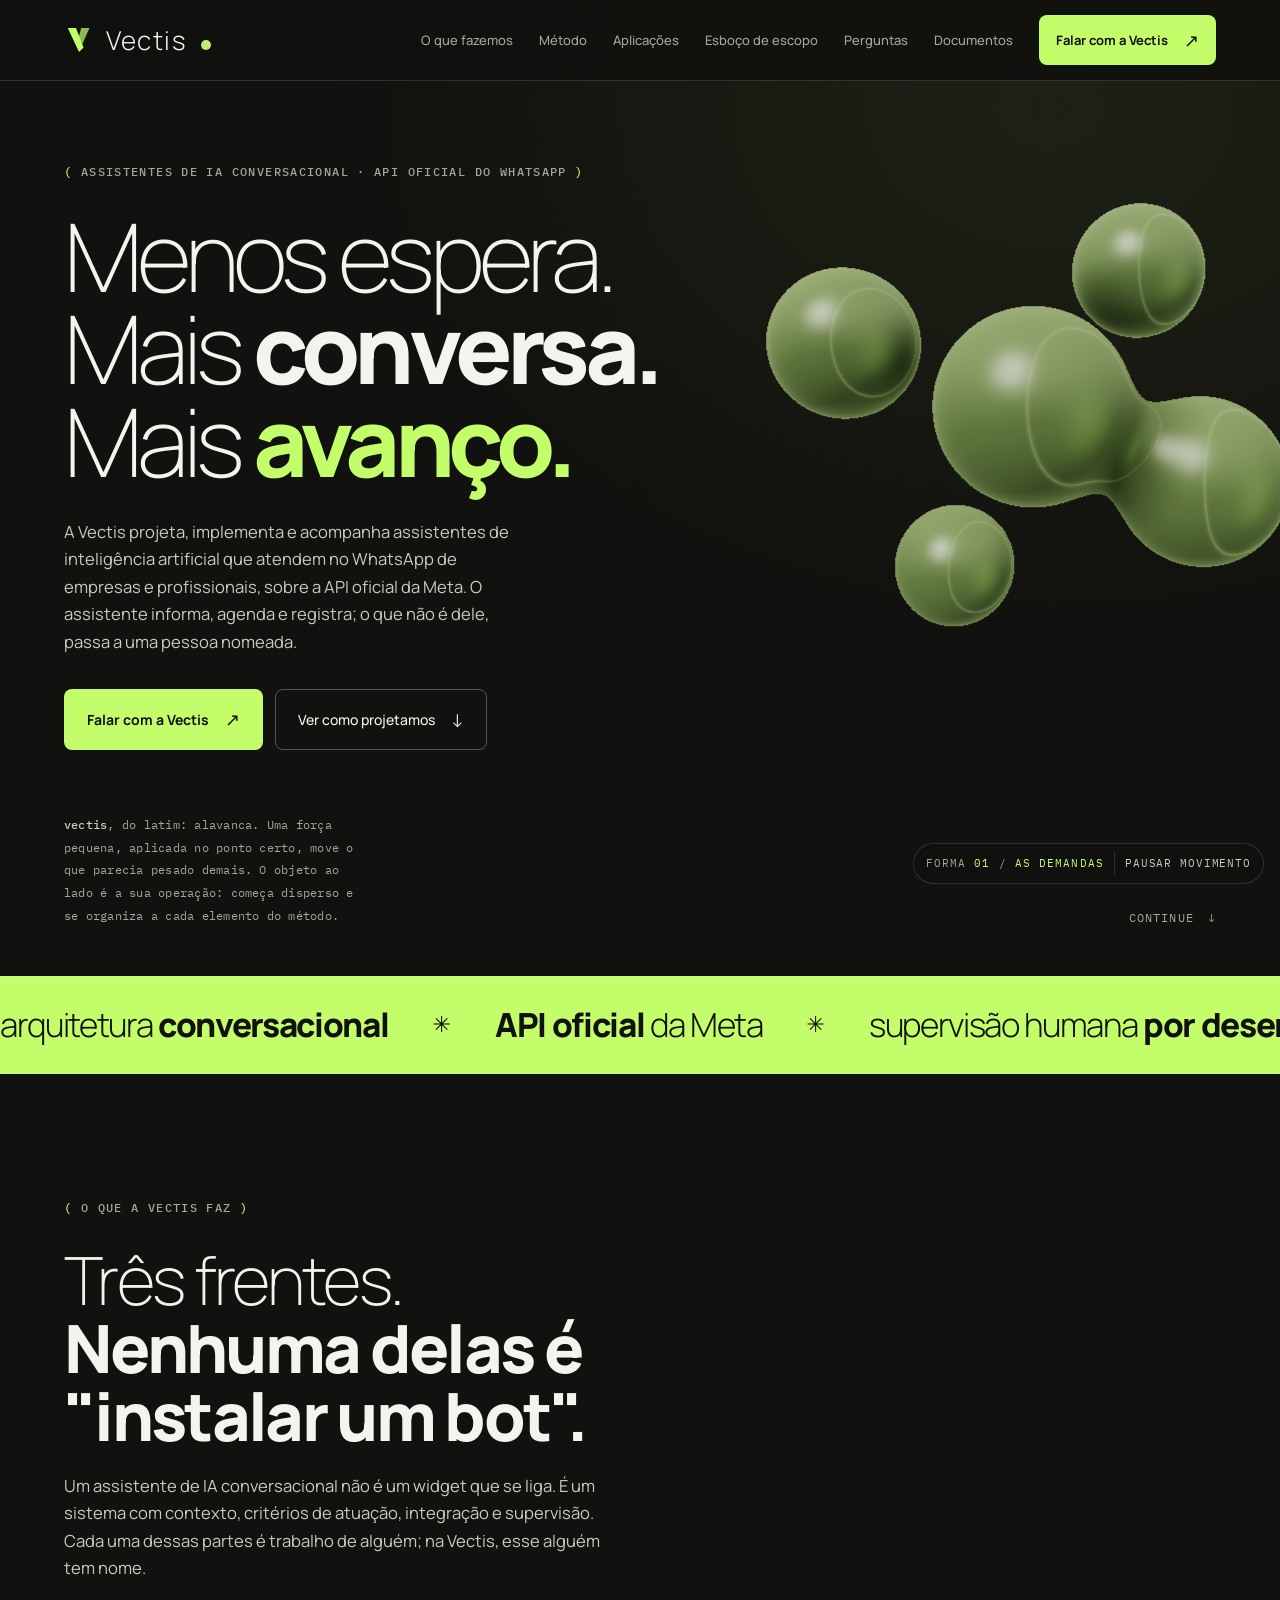
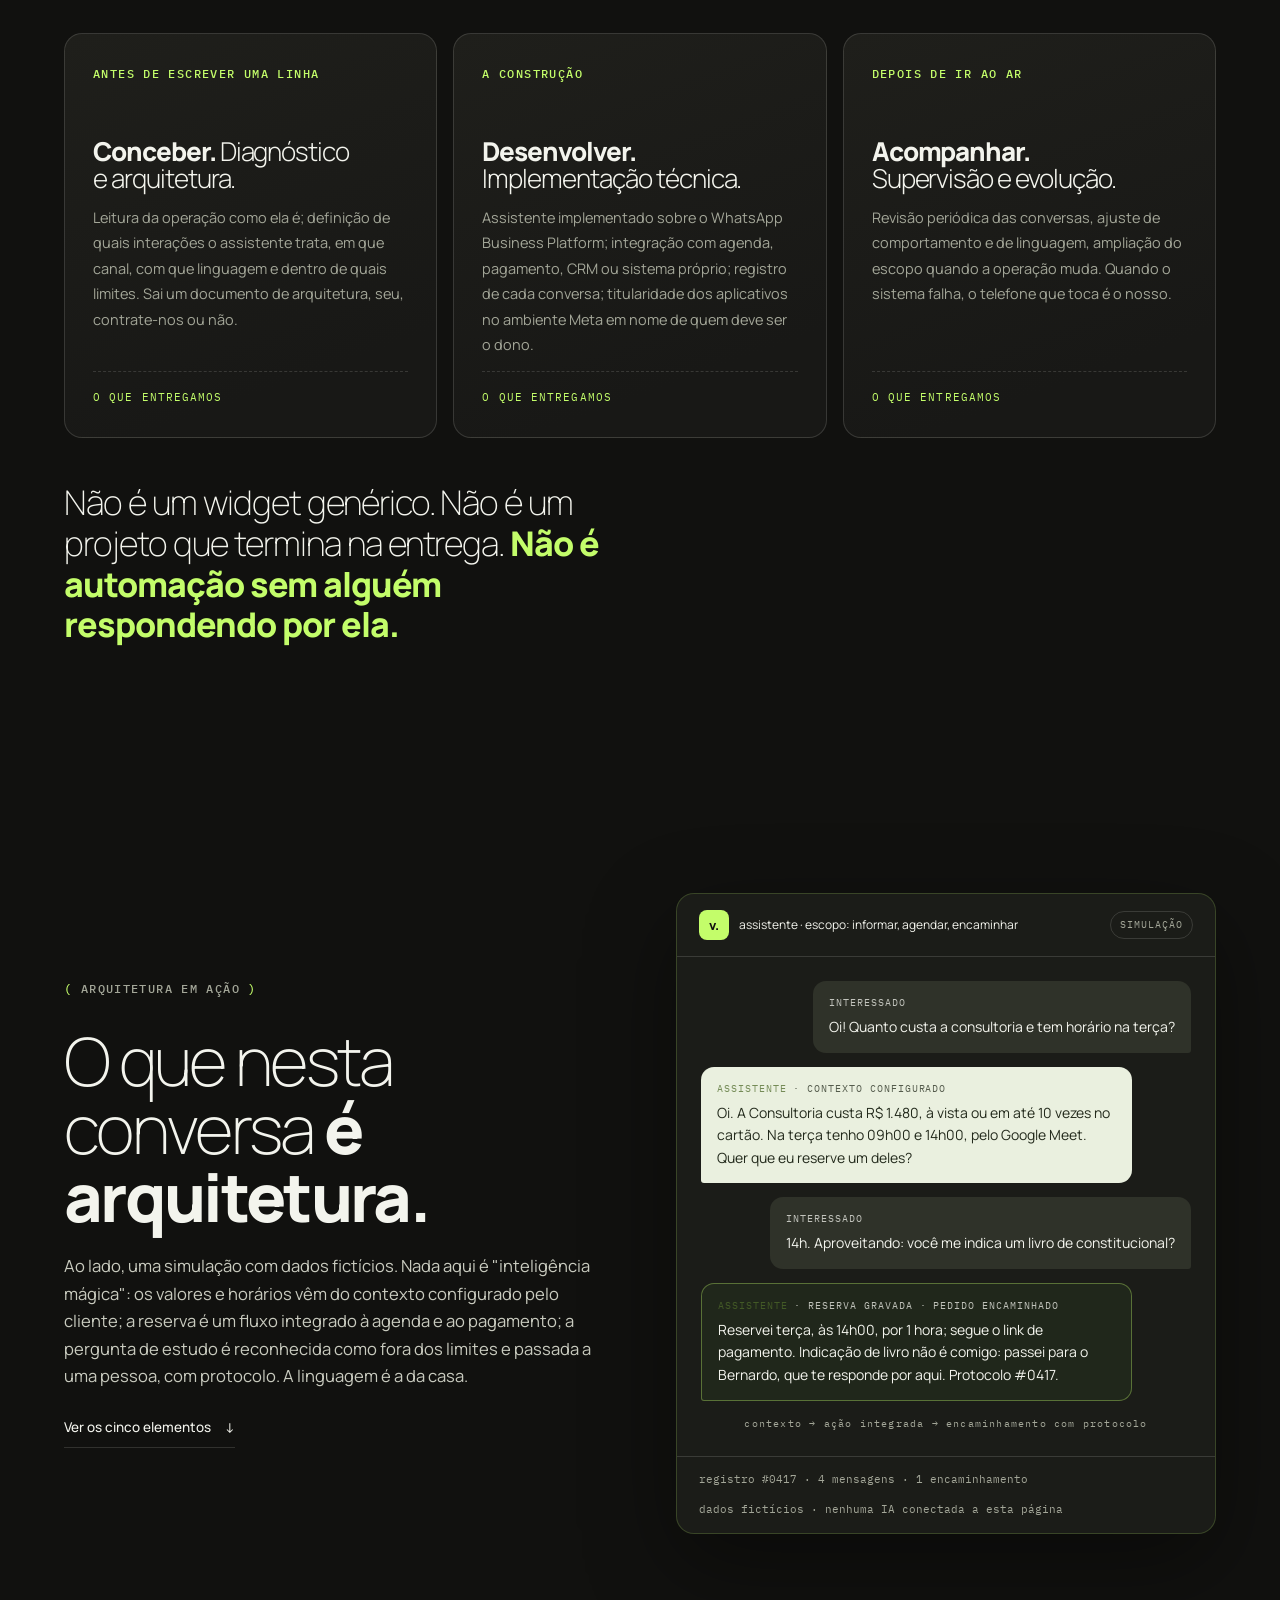
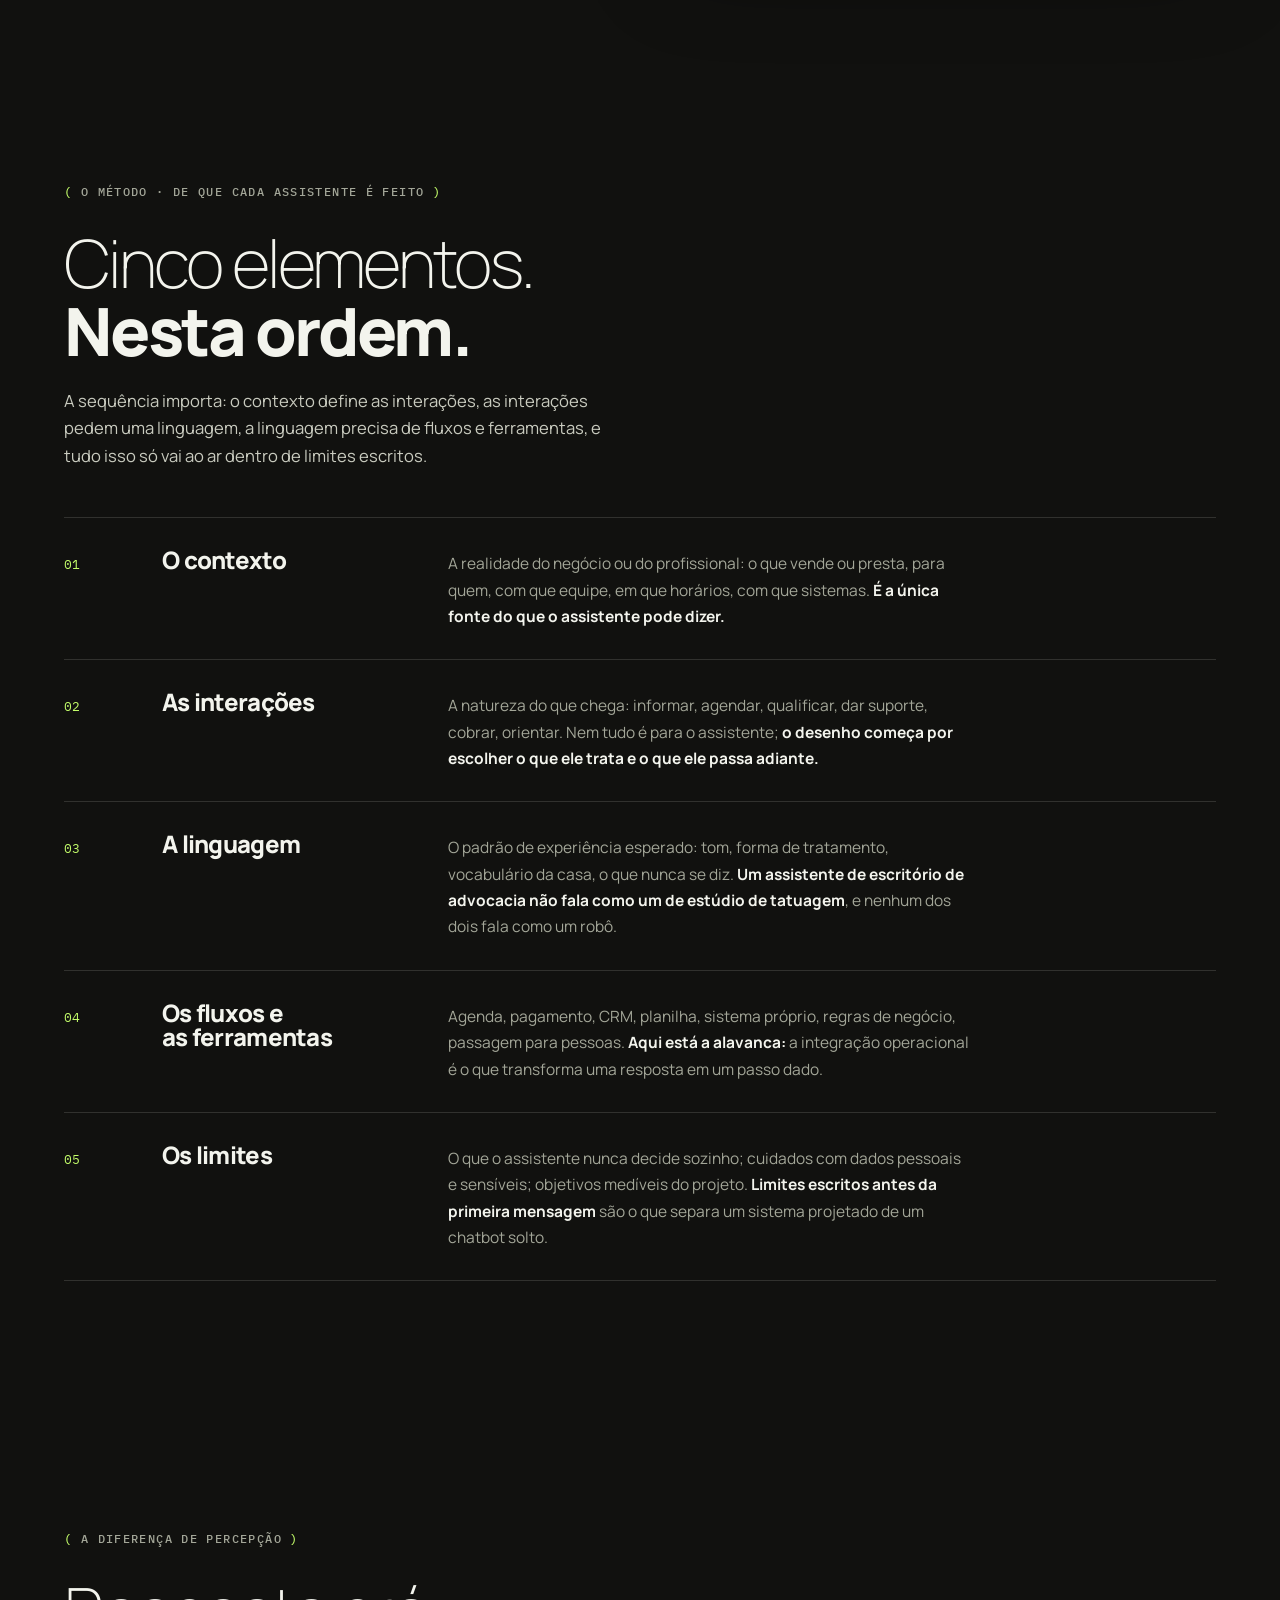
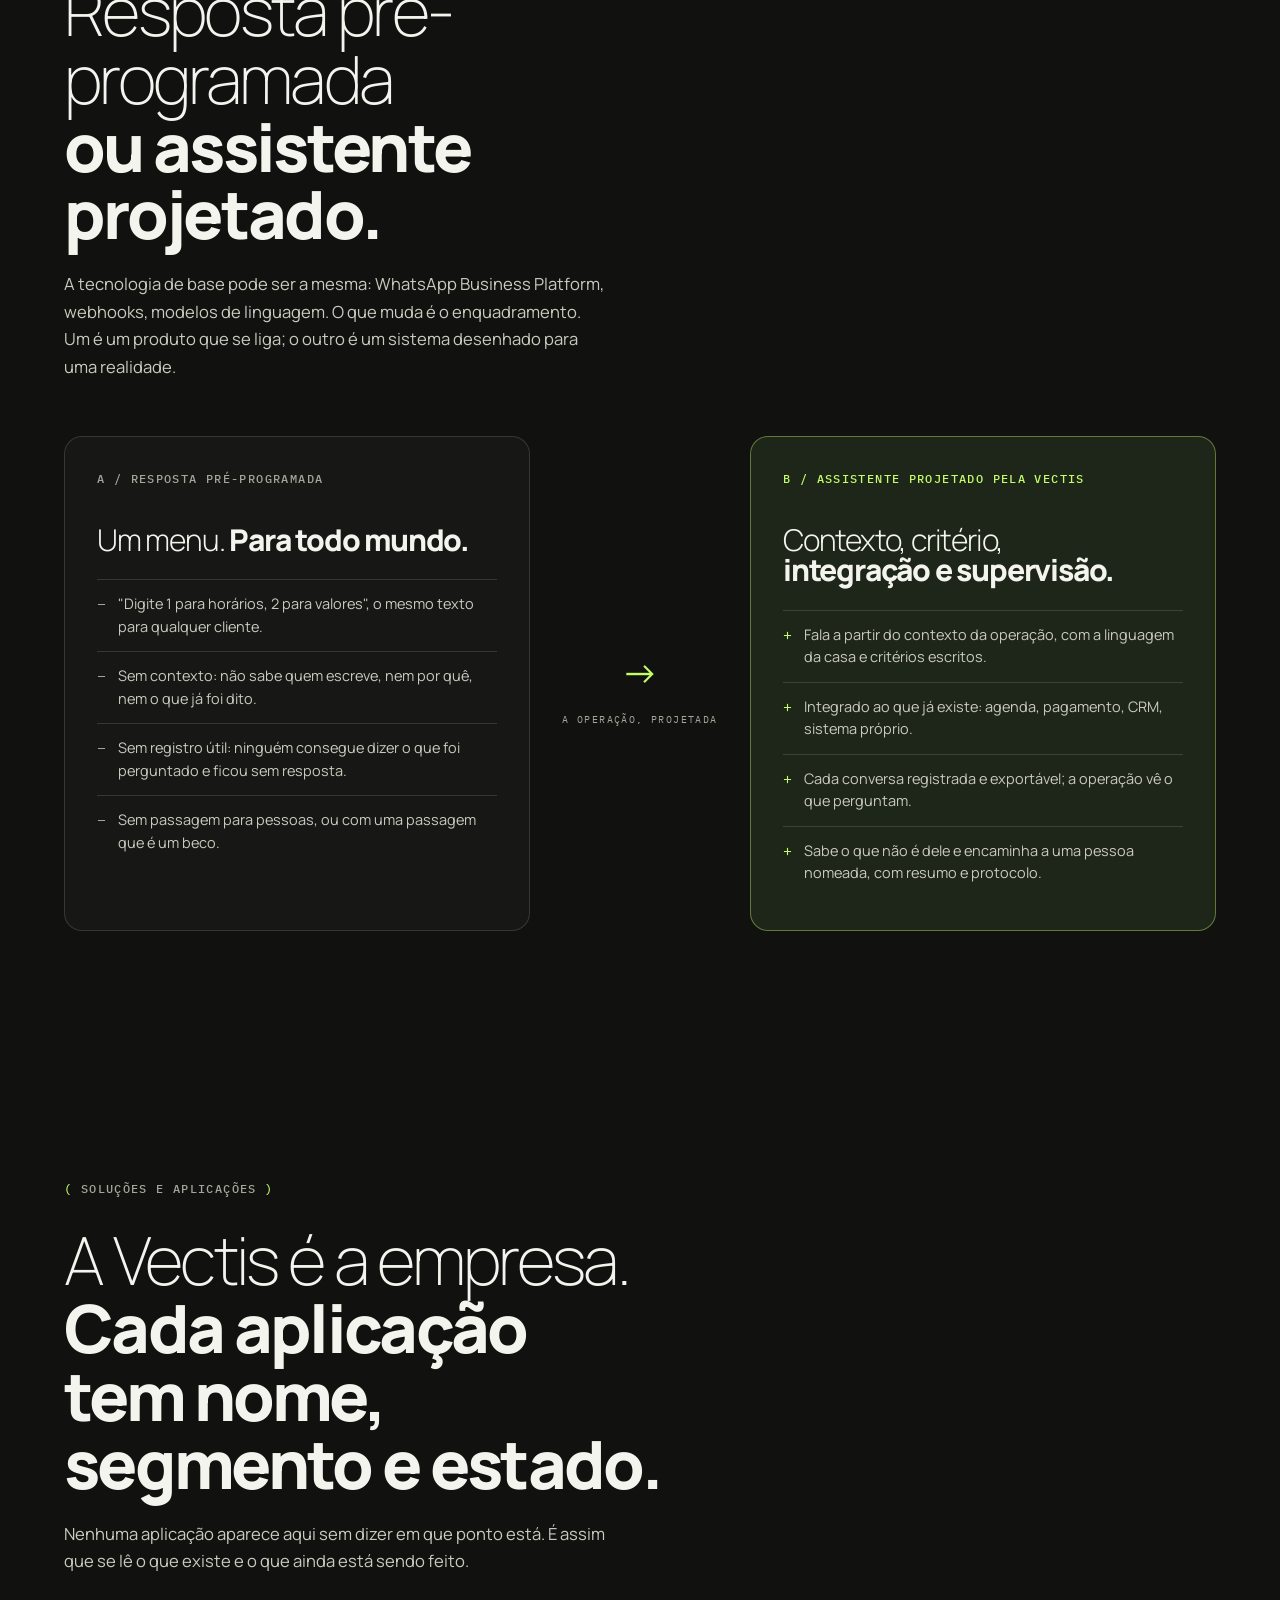
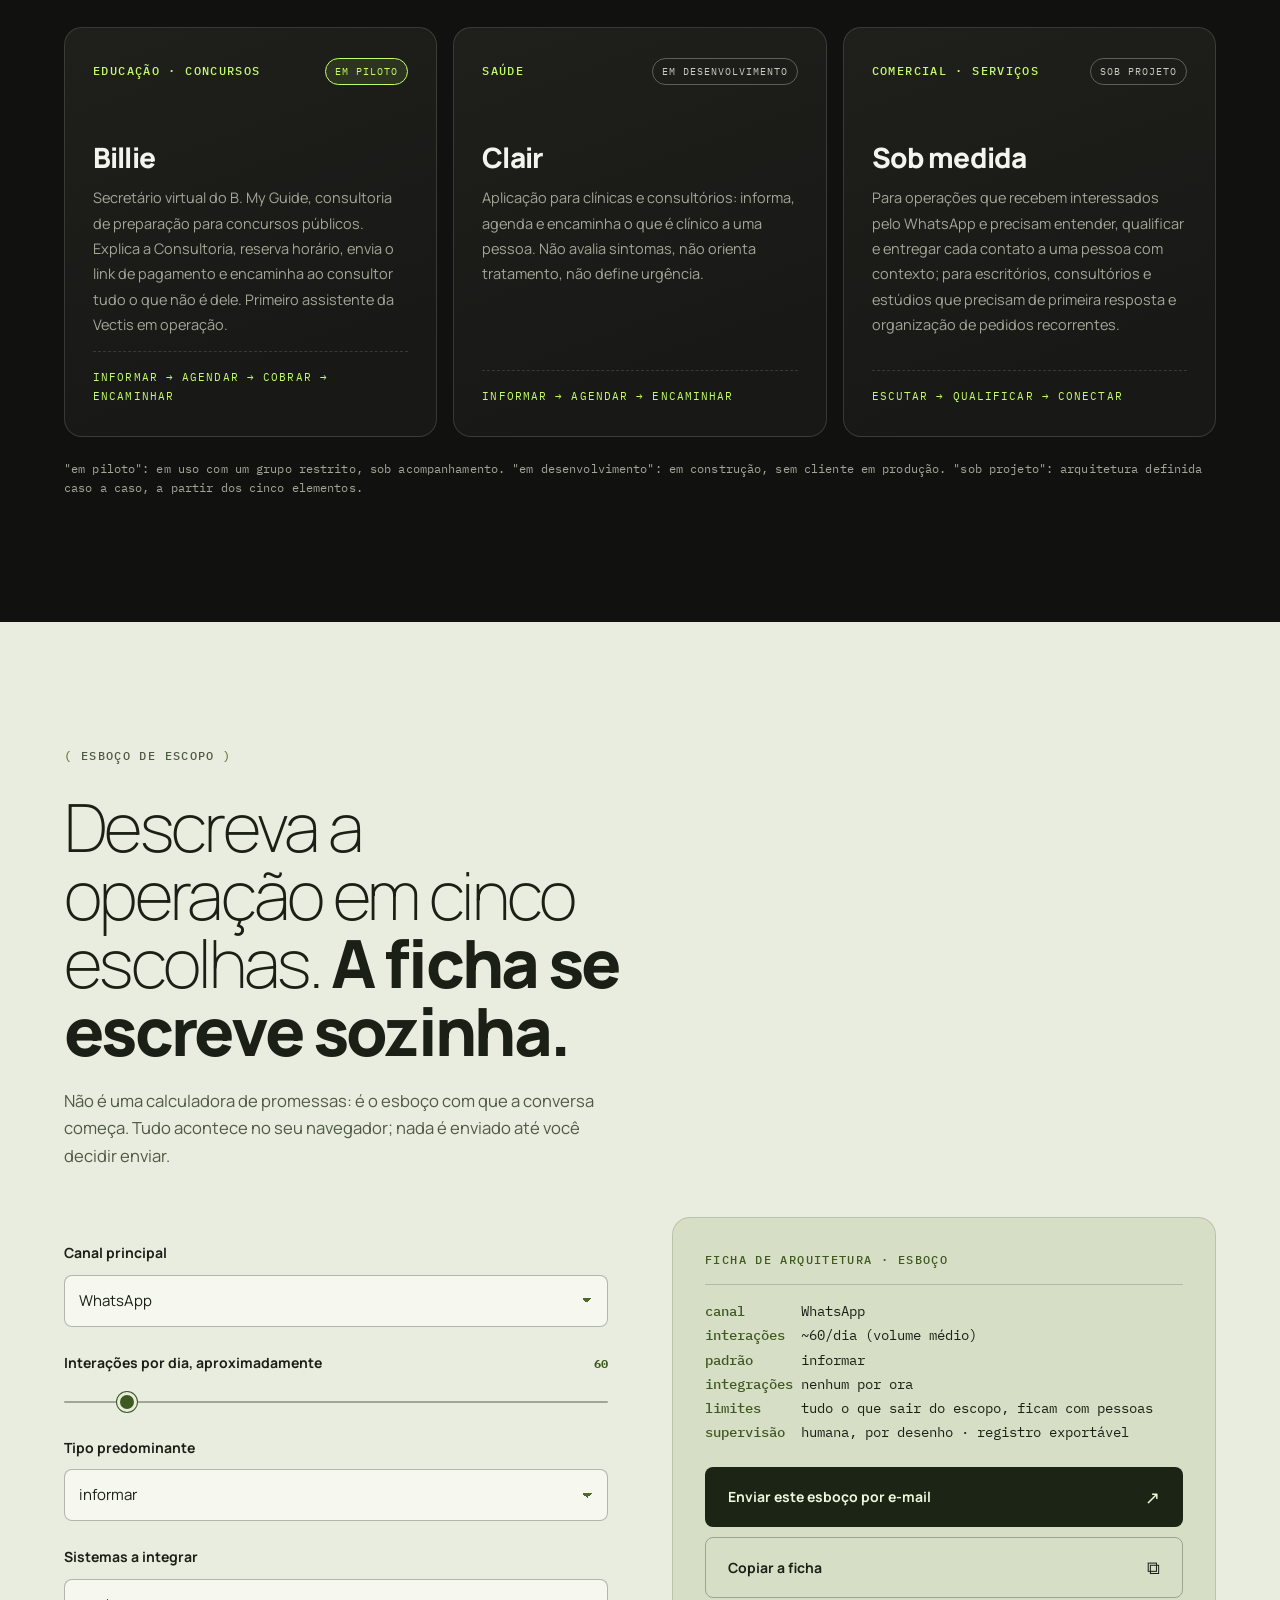
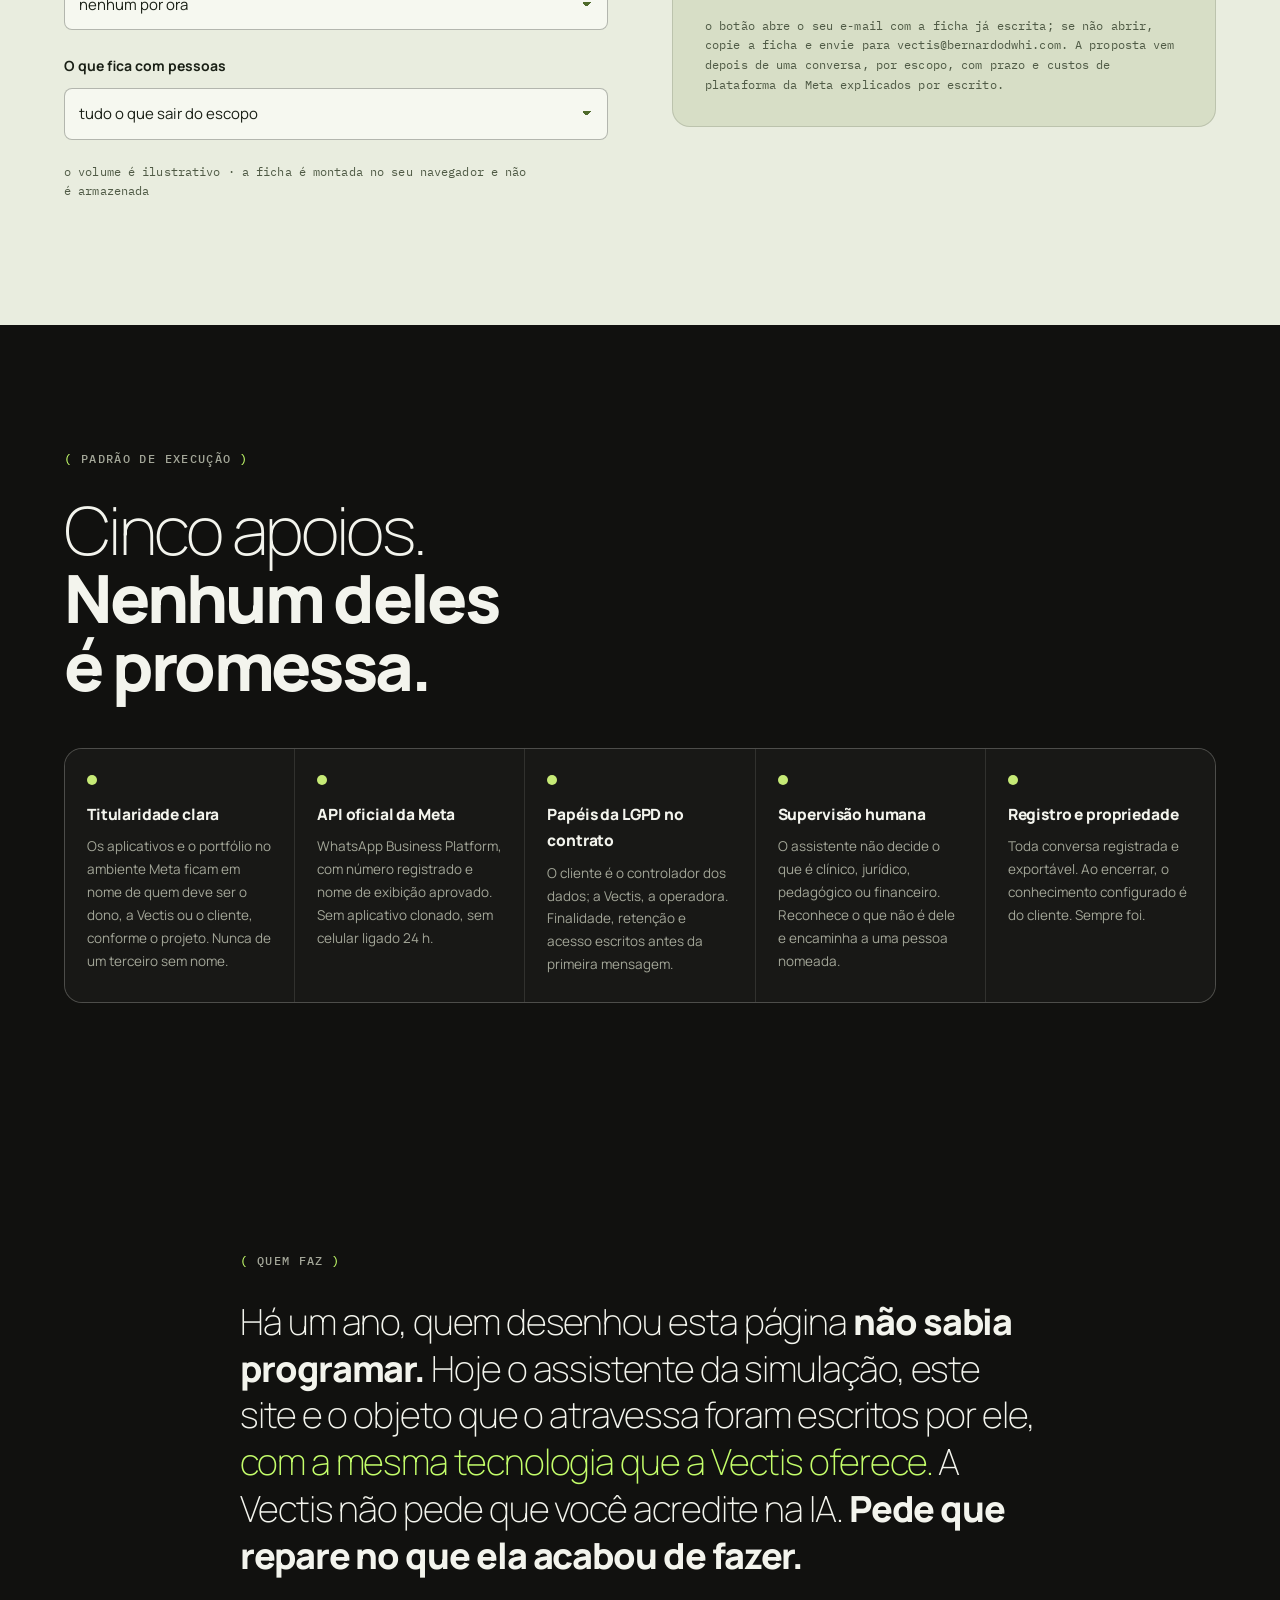
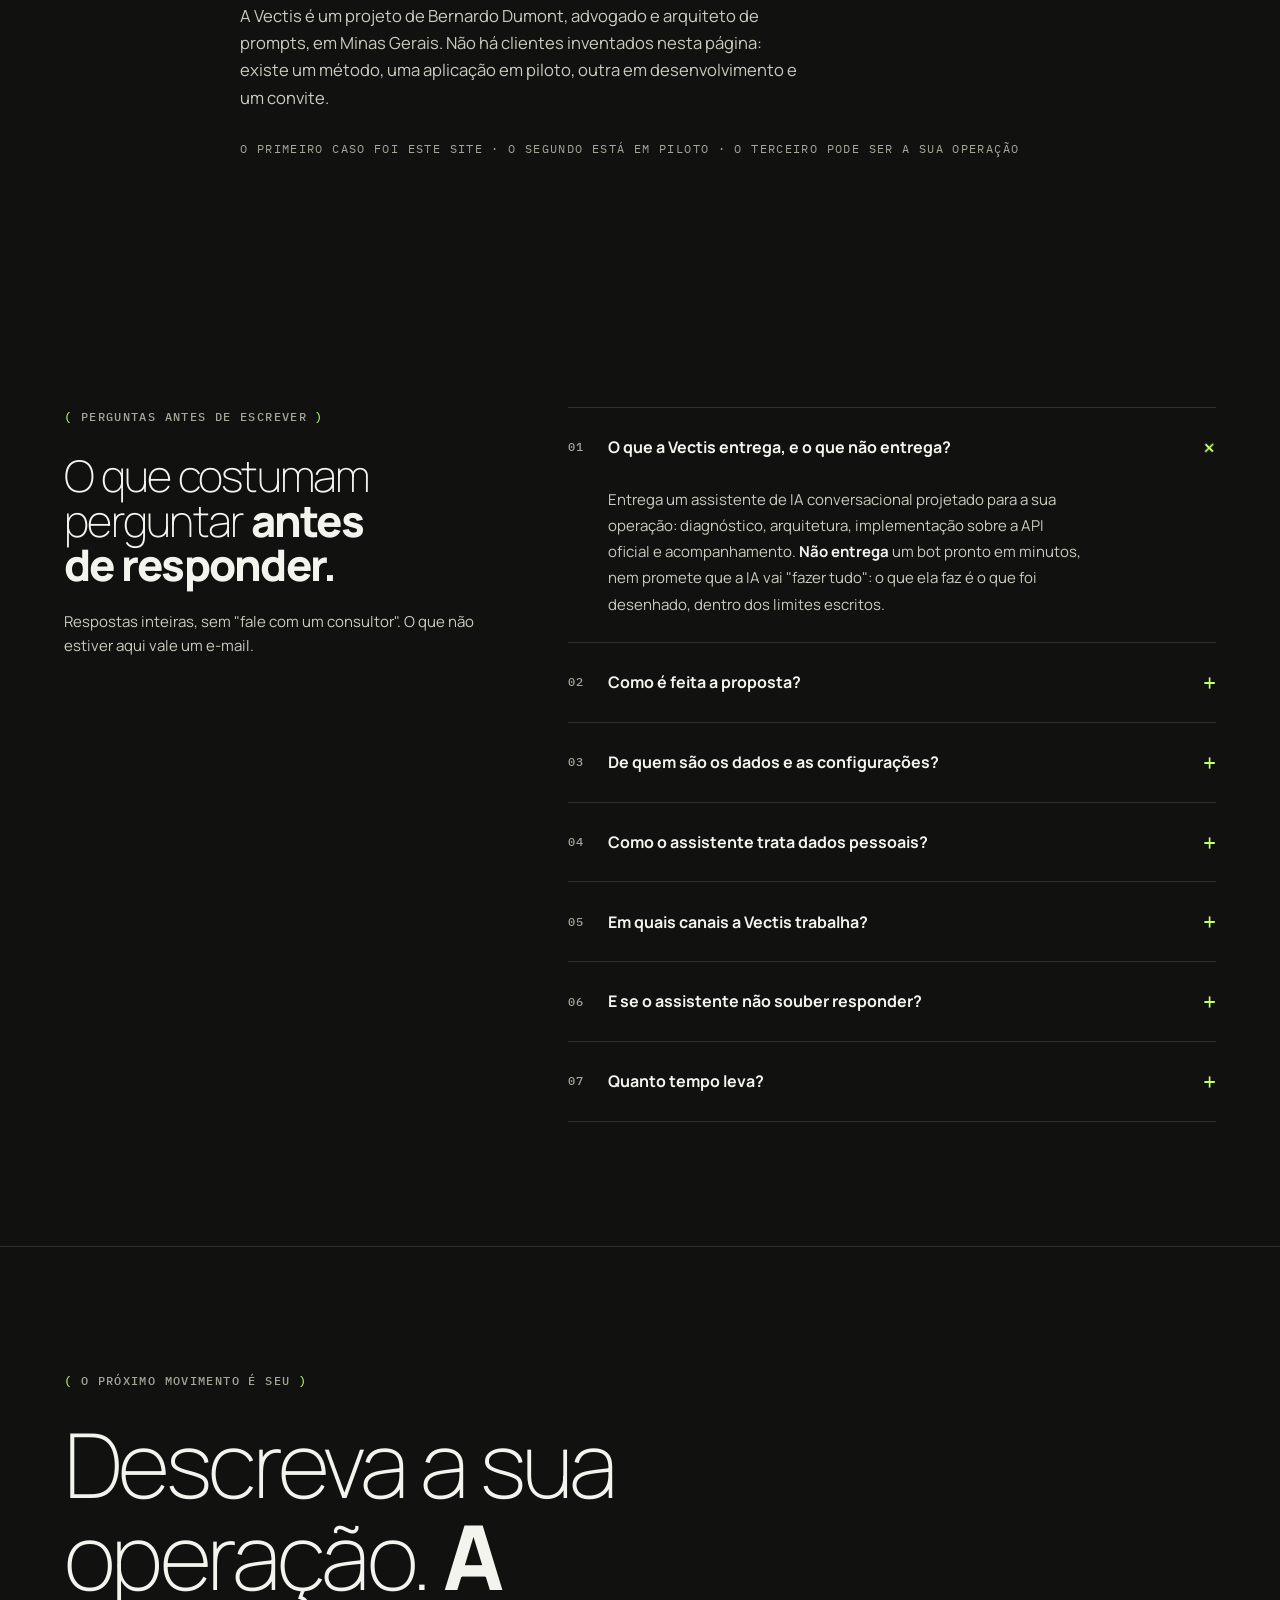
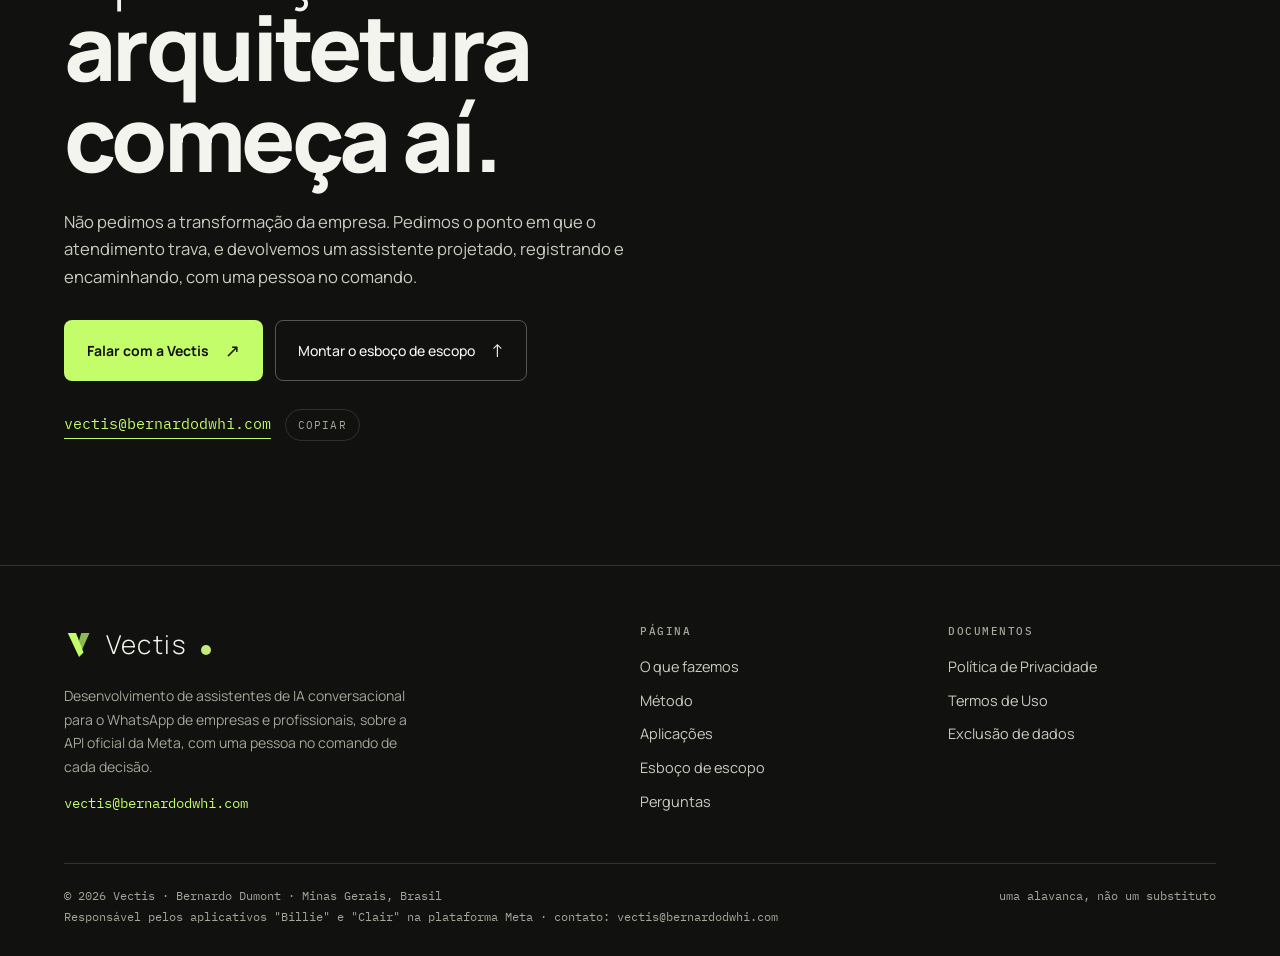
<file: index.html>
<!DOCTYPE html>
<html lang="pt-BR">
<head>
<meta charset="UTF-8">
<meta name="viewport" content="width=device-width, initial-scale=1, viewport-fit=cover">
<title>Vectis</title>
<meta name="description" content="Vectis — desenvolvimento de assistentes de IA conversacional para o WhatsApp de empresas e profissionais, sobre a API oficial da Meta, com supervisão humana e papéis da LGPD definidos em contrato.">
<meta name="theme-color" content="#11110F">
<link rel="icon" href="data:image/svg+xml,%3Csvg xmlns='http://www.w3.org/2000/svg' viewBox='0 0 40 40'%3E%3Crect width='40' height='40' rx='8' fill='%2311110F'/%3E%3Cpolygon points='23,7 33,7 22,31 18,22' fill='%238DB852'/%3E%3Cpolygon points='6,7 16,7 25,30 20,35' fill='%23C3FD6A'/%3E%3C/svg%3E">
<link rel="preconnect" href="https://fonts.googleapis.com">
<link rel="preconnect" href="https://fonts.gstatic.com" crossorigin>
<link href="https://fonts.googleapis.com/css2?family=Manrope:wght@200;300;400;500;700;800&family=IBM+Plex+Mono:wght@400;500&display=swap" rel="stylesheet">
<style>
/* Layout: oficina escura, uma coluna larga de texto à esquerda, a gota de metal verde-limão vive à direita e muda de forma a cada argumento. */
:root{
  color-scheme:dark;
  --bg:#11110F; --surface:#181816; --surface-2:#1F1F1B;
  --ink:#F3F4ED; --ink-2:#C9CBBF; --muted:#A3A698;
  --lime:#C3FD6A; --lime-dim:#8DB852; --dot:#C6EA76; --on-lime:#11110F;
  --paper:#E9EDDF; --paper-2:#D7DEC6; --paper-ink:#1A2016; --paper-muted:#4F5A45;
  --line:rgba(243,244,237,.14); --line-strong:rgba(243,244,237,.3);
  --display:'Manrope',ui-sans-serif,system-ui,'Segoe UI',Roboto,sans-serif;
  --mono:'IBM Plex Mono',ui-monospace,SFMono-Regular,Menlo,Consolas,monospace;
  --radius:18px; --max:1240px; --gutter:clamp(20px,5vw,80px);
}
*{box-sizing:border-box;margin:0;padding:0}
html{scroll-behavior:smooth;scroll-padding-top:100px}
body{background:var(--bg);color:var(--ink);font:400 16px/1.7 var(--display);-webkit-font-smoothing:antialiased;overflow-x:clip}
body::before{content:"";position:fixed;inset:0;z-index:0;pointer-events:none;
  background:radial-gradient(ellipse at 82% 12%,rgba(195,253,106,.07),transparent 50%),
             linear-gradient(90deg,transparent 49.95%,rgba(243,244,237,.025) 50%,transparent 50.05%)}
::selection{background:var(--lime);color:var(--on-lime)}
a{color:inherit;text-decoration:none}
button,input,select{font:inherit;color:inherit}
button{cursor:pointer;background:none;border:0}
:focus-visible{outline:3px solid var(--lime);outline-offset:5px;border-radius:4px}
h1,h2,h3{text-wrap:balance;letter-spacing:-.04em;line-height:1.02;font-weight:200}
h1 strong,h2 strong,h3 strong{font-weight:800}
p{text-wrap:pretty}
svg{display:block}
[hidden]{display:none!important}
.wrap{width:min(var(--max),calc(100% - var(--gutter)*2));margin-inline:auto}
.section{position:relative;padding-block:clamp(76px,10vw,124px)}
main,footer,.ticker{position:relative;z-index:1}
.overline,.mono{font-family:var(--mono);font-size:11.5px;font-weight:500;letter-spacing:.12em;text-transform:uppercase;color:var(--muted)}
.overline{display:block;margin-bottom:28px}
.overline::before{content:"( ";color:var(--lime)}
.overline::after{content:" )";color:var(--lime)}
.accent{color:var(--lime)}
.section-title{font-size:clamp(36px,5.2vw,70px);max-width:16ch}
.lead{color:var(--ink-2);font-size:clamp(16px,1.3vw,19px);line-height:1.65;max-width:56ch;margin-top:22px}
.btn{display:inline-flex;align-items:center;justify-content:center;gap:16px;min-height:52px;padding:14px 22px;border-radius:8px;border:1px solid transparent;font-size:14px;font-weight:700;transition:transform .2s,background .2s,border-color .2s,color .2s}
.btn:hover{transform:translateY(-2px)}
.btn-primary{background:var(--lime);color:var(--on-lime)}
.btn-primary:hover{background:#DDFFA3}
.btn-ghost{border-color:var(--line-strong);color:var(--ink);font-weight:500}
.btn-ghost:hover{border-color:var(--lime);color:var(--lime)}
.btn .arrow{font-weight:400;font-size:18px}
.actions{display:flex;gap:12px;flex-wrap:wrap}
.sr-only{position:absolute;width:1px;height:1px;overflow:hidden;clip:rect(0 0 0 0);white-space:nowrap}
.skip{position:fixed;top:-100px;left:20px;z-index:100;background:var(--lime);color:var(--on-lime);padding:14px 16px;border-radius:6px;font-weight:700}
.skip:focus{top:calc(16px + env(safe-area-inset-top,0px))}

/* ===== Objeto assinatura: a gota ===== */
.orb-stage{position:fixed;left:80%;top:46%;width:min(52vw,680px);aspect-ratio:1;max-width:100%;transform:translate(-50%,-50%);pointer-events:none;z-index:0;will-change:transform,opacity;contain:layout style}
.orb-stage canvas{display:block;width:100%;height:100%}
.orb-stage.fallback canvas{display:none}
.orb-stage.fallback::before{content:"";position:absolute;inset:20%;border-radius:50%;
  background:radial-gradient(circle at 30% 26%,#F2FFD6 0%,transparent 20%),radial-gradient(circle at 38% 36%,#C3FD6A,#6E9A3D 45%,#1E2A14 75%,#11110F 90%);
  box-shadow:inset -24px -28px 48px #000a,0 0 110px rgba(195,253,106,.14)}
.orb-label{position:fixed;right:16px;bottom:calc(16px + env(safe-area-inset-bottom,0px));z-index:30;display:flex;align-items:center;gap:10px;max-width:calc(100vw - 32px);padding:8px 12px;border:1px solid var(--line);border-radius:999px;background:rgba(17,17,15,.84);backdrop-filter:blur(10px);font-family:var(--mono);font-size:11px;letter-spacing:.1em;text-transform:uppercase;color:var(--muted)}
.orb-label i{font-style:normal;color:var(--lime)}
.orb-label button{padding:2px 0 2px 10px;border-left:1px solid var(--line);font-family:var(--mono);font-size:11px;letter-spacing:.08em;text-transform:uppercase;color:var(--ink-2)}
.orb-label button:hover{color:var(--lime)}

/* ===== Navegação ===== */
.header{position:sticky;top:env(safe-area-inset-top,0px);z-index:40;background:rgba(17,17,15,.86);backdrop-filter:blur(16px);border-bottom:1px solid var(--line)}
.header-inner{height:80px;display:flex;align-items:center;justify-content:space-between;gap:24px}
.brand{display:inline-flex;align-items:center;gap:12px;font-size:26px;font-weight:300;letter-spacing:.06em}
.brand svg{width:30px;height:30px}
.brand .dotmark{display:inline-block;width:10px;height:10px;border-radius:50%;background:var(--dot);margin-left:2px;transform:translateY(5px)}
.nav{display:flex;align-items:center;gap:26px}
.nav a:not(.btn){color:var(--muted);font-size:13px;font-weight:500}
.nav a:not(.btn):hover{color:var(--ink)}
.nav .btn{min-height:42px;padding:9px 16px;font-size:13px}
.menu-toggle{display:none;border:1px solid var(--line);border-radius:6px;padding:10px 14px;font-size:13px}

/* ===== Hero ===== */
.hero{padding-top:clamp(64px,9vh,112px);padding-bottom:48px}
.hero-copy{max-width:800px;position:relative}
h1{font-size:clamp(50px,7.4vw,104px);line-height:.98;letter-spacing:-.06em}
.hero .lead{max-width:46ch;margin-top:30px}
.hero .actions{margin-top:34px}
.hero-bottom{display:flex;justify-content:space-between;align-items:flex-end;gap:30px;margin-top:64px;flex-wrap:wrap}
.hero-note{max-width:300px;line-height:1.9;color:var(--muted);font-family:var(--mono);font-size:12px;letter-spacing:.02em}
.hero-note b{color:var(--ink-2);font-weight:500}
.scroll-link{display:flex;gap:14px;align-items:center;font-family:var(--mono);font-size:11.5px;letter-spacing:.1em;text-transform:uppercase;color:var(--muted)}
.scroll-link:hover{color:var(--lime)}

/* ===== Esteira ===== */
.ticker{border-block:1px solid var(--line);background:var(--lime);color:var(--on-lime);padding-block:20px;overflow:hidden}
.ticker-track{display:flex;width:max-content;animation:marquee 40s linear infinite}
.ticker:hover .ticker-track,.motion-paused .ticker-track{animation-play-state:paused}
.ticker-group{display:flex;align-items:center;gap:44px;padding-right:44px;flex-shrink:0}
.ticker span{font-size:clamp(20px,2.6vw,36px);font-weight:300;letter-spacing:-.04em;white-space:nowrap}
.ticker span b{font-weight:800}
.ticker i{font-style:normal;font-size:22px}
@keyframes marquee{to{transform:translateX(-50%)}}

/* ===== Frentes (3 cards) ===== */
.grid3{display:grid;grid-template-columns:repeat(3,1fr);gap:16px;margin-top:52px}
.card{background:linear-gradient(160deg,var(--surface-2),var(--surface) 80%);border:1px solid var(--line);border-radius:var(--radius);padding:30px 28px;display:flex;flex-direction:column;gap:14px;min-width:0}
.card .mono{color:var(--lime)}
.card h3{font-size:26px;font-weight:300;margin-top:40px}
.card h3 strong{font-weight:800}
.card p{color:var(--muted);font-size:14.5px;line-height:1.75}
.card .tag{margin-top:auto;padding-top:16px;border-top:1px dashed var(--line);font-family:var(--mono);font-size:11px;letter-spacing:.1em;text-transform:uppercase;color:var(--lime)}
.punch{margin-top:44px;font-size:clamp(22px,2.8vw,34px);font-weight:200;letter-spacing:-.03em;line-height:1.2;max-width:28ch}
.punch b{font-weight:800;color:var(--lime)}

/* ===== Conversa ===== */
.two-col{display:grid;grid-template-columns:1fr 1fr;gap:72px;align-items:center}
.panel{background:#1B1C18;border:1px solid rgba(195,253,106,.18);border-radius:var(--radius);overflow:hidden;box-shadow:0 30px 90px #0006;min-width:0}
.panel-top{padding:16px 22px;display:flex;align-items:center;justify-content:space-between;gap:12px;border-bottom:1px solid var(--line);font-size:12px;flex-wrap:wrap}
.panel-identity{display:flex;align-items:center;gap:10px}
.mini-mark{width:30px;height:30px;border-radius:8px;background:var(--lime);color:var(--on-lime);display:grid;place-items:center;font-weight:800;font-size:13px}
.badge{font-family:var(--mono);font-size:9.5px;letter-spacing:.1em;text-transform:uppercase;border:1px solid var(--line);border-radius:30px;padding:5px 9px;color:var(--muted)}
.messages{padding:24px;display:flex;flex-direction:column;gap:14px}
.msg{max-width:88%;padding:14px 16px;border-radius:13px;font-size:14px;line-height:1.6}
.msg small{display:block;font-family:var(--mono);font-size:9.5px;letter-spacing:.1em;text-transform:uppercase;opacity:.75;margin-bottom:6px}
.msg small i{font-style:normal;color:var(--lime)}
.msg.in{align-self:flex-end;background:#2F3229;border-bottom-right-radius:3px}
.msg.out{align-self:flex-start;background:#EAF0DF;color:#232A1C;border-bottom-left-radius:3px}
.msg.out small i{color:#4E6A2A}
.msg.esc{background:#20271B;color:var(--ink);border:1px solid rgba(195,253,106,.35)}
.event{color:var(--muted);font-family:var(--mono);font-size:10px;letter-spacing:.12em;text-align:center}
.panel-bottom{padding:14px 22px;border-top:1px solid var(--line);display:flex;justify-content:space-between;gap:12px;flex-wrap:wrap;font-family:var(--mono);font-size:10.5px;color:var(--muted)}
.text-link{display:inline-flex;align-items:center;gap:14px;margin-top:26px;padding-bottom:8px;border-bottom:1px solid var(--line);font-size:13.5px;font-weight:500}
.text-link:hover{color:var(--lime);border-color:var(--lime)}

/* ===== Método (sequência real) ===== */
.steps{margin-top:48px;border-top:1px solid var(--line)}
.step{display:grid;grid-template-columns:72px 260px 1fr;gap:26px;padding:30px 0;border-bottom:1px solid var(--line);align-items:baseline}
.step .n{font-family:var(--mono);font-size:13px;color:var(--lime)}
.step h3{font-size:24px;font-weight:800;letter-spacing:-.03em}
.step p{color:var(--muted);font-size:15.5px;line-height:1.7;max-width:58ch}
.step p b{color:var(--ink);font-weight:700}

/* ===== A/B ===== */
.compare{display:grid;grid-template-columns:1fr 180px 1fr;gap:20px;margin-top:56px;align-items:stretch}
.compare-card{padding:32px;border-radius:var(--radius);border:1px solid var(--line);background:rgba(24,24,22,.92);min-width:0}
.compare-card.after{border-color:rgba(195,253,106,.4);background:rgba(32,39,27,.95)}
.compare-card .mono{color:var(--muted)}
.compare-card.after .mono{color:var(--lime)}
.compare-card h3{margin:36px 0 24px;font-size:30px;font-weight:300}
.compare-card h3 b{font-weight:800}
.compare-card ul{list-style:none}
.compare-card li{padding:13px 0;border-top:1px solid var(--line);color:var(--ink-2);font-size:14.5px;line-height:1.55;display:flex;gap:12px}
.compare-card li::before{content:"−";color:var(--muted);font-family:var(--mono)}
.compare-card.after li::before{content:"+";color:var(--lime)}
.compare-axis{display:flex;align-items:center;justify-content:center;flex-direction:column;gap:8px;color:var(--lime);font-size:38px}
.compare-axis small{font-family:var(--mono);font-size:10px;letter-spacing:.14em;text-transform:uppercase;color:var(--muted);text-align:center}

/* ===== Aplicações ===== */
.state{font-family:var(--mono);font-size:10px;letter-spacing:.1em;text-transform:uppercase;border:1px solid var(--line-strong);border-radius:999px;padding:4px 9px;color:var(--ink-2)}
.state.on{border-color:var(--lime);color:var(--lime);background:rgba(195,253,106,.1)}
.card-top{display:flex;justify-content:space-between;align-items:center;gap:10px;flex-wrap:wrap}
.card .app-title{font-size:28px;font-weight:800;margin-top:44px;letter-spacing:-.03em}
.note{font-family:var(--mono);font-size:11.5px;color:var(--muted);line-height:1.7;letter-spacing:.01em}

/* ===== Esboço de escopo (papel) ===== */
.paper{background:var(--paper);color:var(--paper-ink)}
.paper .overline{color:var(--paper-muted)}
.paper .overline::before,.paper .overline::after{color:#5E7A33}
.paper .lead{color:var(--paper-muted)}
.calc{display:grid;grid-template-columns:1fr 1fr;gap:64px;margin-top:48px;align-items:start}
.field label{display:flex;justify-content:space-between;align-items:baseline;font-size:14px;font-weight:700;margin:24px 0 10px}
.field output{font-family:var(--mono);font-size:12px;color:#3F5A20}
select{width:100%;appearance:none;-webkit-appearance:none;background:#F6F8F0;color:var(--paper-ink);border:1px solid rgba(26,32,22,.3);border-radius:8px;padding:12px 40px 12px 14px;font-size:15px;cursor:pointer;color-scheme:light;
  background-image:linear-gradient(45deg,transparent 50%,#4E6A2A 50%),linear-gradient(135deg,#4E6A2A 50%,transparent 50%);background-position:calc(100% - 20px) 50%,calc(100% - 15px) 50%;background-size:5px 5px,5px 5px;background-repeat:no-repeat}
select:hover{border-color:#4E6A2A}
.paper :focus-visible{outline-color:#3F5A20}
input[type=range]{width:100%;-webkit-appearance:none;appearance:none;height:2px;background:rgba(26,32,22,.35);border-radius:2px;outline:none}
input[type=range]::-webkit-slider-thumb{-webkit-appearance:none;width:20px;height:20px;border-radius:50%;background:#3F5A20;border:3px solid var(--paper);box-shadow:0 0 0 1px #3F5A20;cursor:pointer}
input[type=range]::-moz-range-thumb{width:20px;height:20px;border-radius:50%;background:#3F5A20;border:3px solid var(--paper);cursor:pointer}
.sheet{background:var(--paper-2);border:1px solid rgba(26,32,22,.14);border-radius:var(--radius);padding:32px;min-width:0}
.sheet .mono{color:#3F5A20}
.ficha{margin-top:14px;padding-top:14px;border-top:1px solid rgba(26,32,22,.2);font-family:var(--mono);font-size:13.5px;line-height:1.8;white-space:pre-wrap;overflow-wrap:anywhere;color:var(--paper-ink)}
.ficha b{color:#3F5A20;font-weight:500}
.sheet .btn{width:100%;margin-top:22px;background:#1B2415;color:#EEF8DC;justify-content:space-between}
.sheet .btn-copy{background:transparent;color:var(--paper-ink);border-color:rgba(26,32,22,.3);margin-top:10px}
.sheet .btn-copy:hover{border-color:#3F5A20;color:#3F5A20}
.paper .note{color:var(--paper-muted)}

/* ===== Padrão de execução ===== */
.trust{display:grid;grid-template-columns:repeat(5,1fr);gap:1px;background:var(--line);border:1px solid var(--line);border-radius:var(--radius);overflow:hidden;margin-top:48px}
.trust>div{background:var(--surface);padding:26px 22px;min-width:0}
.trust h4{font-size:15.5px;font-weight:800;margin-bottom:8px;letter-spacing:-.01em}
.trust p{font-size:13.5px;color:var(--muted);line-height:1.7}
.trust .mark{display:block;width:10px;height:10px;border-radius:50%;background:var(--dot);margin-bottom:16px}

/* ===== Quem faz ===== */
.who{max-width:800px}
.who .big{font-size:clamp(22px,3vw,36px);font-weight:200;line-height:1.3;letter-spacing:-.03em;margin-top:22px}
.who .big b{font-weight:800}
.who .big em{font-style:normal;color:var(--lime)}
.who .sig{margin-top:28px;font-family:var(--mono);font-size:11.5px;letter-spacing:.12em;text-transform:uppercase;color:var(--muted)}

/* ===== FAQ ===== */
.faq-grid{display:grid;grid-template-columns:.8fr 1.2fr;gap:72px;align-items:start}
.faq-intro{position:sticky;top:110px}
details{border-bottom:1px solid var(--line)}
details:first-of-type{border-top:1px solid var(--line)}
summary{list-style:none;display:flex;align-items:center;gap:18px;padding:24px 0;font-size:16px;font-weight:700;line-height:1.4;cursor:pointer}
summary::-webkit-details-marker{display:none}
summary .mono{min-width:22px;color:var(--muted)}
summary::after{content:"+";margin-left:auto;font-family:var(--mono);font-size:22px;font-weight:400;color:var(--lime);transition:transform .3s}
details[open] summary::after{transform:rotate(45deg)}
details p{padding:0 40px 24px;color:var(--ink-2);font-size:15px;line-height:1.75;max-width:62ch}
details p b{color:var(--ink);font-weight:700}

/* ===== Fecho ===== */
.closing{min-height:60vh;display:flex;align-items:center;border-top:1px solid var(--line)}
.closing .section-title{font-size:clamp(44px,7vw,100px);max-width:13ch}
.closing .lead{margin-top:24px}
.closing .actions{margin-top:30px}
.email{display:inline-flex;align-items:center;gap:14px;margin-top:28px;font-family:var(--mono);font-size:15px;color:var(--lime);overflow-wrap:anywhere;flex-wrap:wrap}
.email a{border-bottom:1px solid var(--lime);padding-bottom:2px}
.copy-btn{font-family:var(--mono);font-size:11px;letter-spacing:.1em;text-transform:uppercase;color:var(--muted);border:1px solid var(--line);border-radius:999px;padding:6px 12px}
.copy-btn:hover{color:var(--lime);border-color:var(--lime)}

/* ===== Rodapé ===== */
footer{border-top:1px solid var(--line);background:var(--bg);padding:56px 0 calc(28px + env(safe-area-inset-bottom,0px))}
.ft{display:grid;grid-template-columns:2fr 1fr 1fr;gap:40px}
.ft h5{font-family:var(--mono);font-size:11px;letter-spacing:.14em;text-transform:uppercase;color:var(--muted);margin-bottom:14px;font-weight:500}
.ft a:not(.brand){display:block;color:var(--ink-2);font-size:14.5px;margin-bottom:9px}
.ft a:not(.brand):hover{color:var(--lime)}
.ft p{color:var(--muted);font-size:14px;max-width:40ch;line-height:1.7}
.legal-id{margin-top:40px;padding-top:22px;border-top:1px solid var(--line);display:flex;justify-content:space-between;gap:12px;flex-wrap:wrap;font-family:var(--mono);font-size:11.5px;color:var(--muted);line-height:1.8}

/* ===== Responsivo ===== */
@media(max-width:1100px){
  .compare{grid-template-columns:1fr 90px 1fr}
  .trust{grid-template-columns:repeat(3,1fr)}
  .two-col,.faq-grid,.calc{gap:44px}
  .step{grid-template-columns:60px 1fr;grid-template-rows:auto auto}
  .step p{grid-column:2}
}
@media(max-width:860px){
  .menu-toggle{display:inline-block}
  .nav{display:none;position:absolute;top:80px;left:0;right:0;flex-direction:column;align-items:stretch;padding:20px var(--gutter) 24px;gap:6px;background:#171816;border-bottom:1px solid var(--line)}
  .nav.open{display:flex}
  .nav a:not(.btn){padding:12px 0;font-size:16px}
  .grid3{grid-template-columns:1fr}
  .two-col,.faq-grid,.calc{grid-template-columns:1fr}
  .faq-intro{position:static}
  .compare{grid-template-columns:1fr;gap:14px}
  .compare-axis{flex-direction:row;min-height:60px}
  .compare-axis span{transform:rotate(90deg)}
  .trust{grid-template-columns:1fr 1fr}
  .ft{grid-template-columns:1fr}
  .orb-stage{left:72%;top:42%;width:min(92vw,520px);opacity:.75}
}
@media(max-width:560px){
  .section{padding-block:68px}
  .header-inner{height:72px}
  .nav{top:72px}
  .brand{font-size:22px}
  .hero{padding-top:52px}
  h1{font-size:clamp(46px,13vw,64px)}
  .trust{grid-template-columns:1fr}
  .actions .btn{width:100%}
  .sheet .btn{justify-content:space-between}
  .msg{max-width:94%}
  .orb-label{font-size:10px;gap:8px;padding:6px 10px}
  .orb-label button{font-size:0;padding-left:8px}
  .orb-label button::before{content:"⏸";font-size:12px}
  .orb-label button[aria-pressed="true"]::before{content:"▶"}
}
@media(prefers-reduced-motion:reduce){
  html{scroll-behavior:auto}
  .ticker-track{animation:none}
  .btn,.btn:hover{transition:none;transform:none}
}
</style>
</head>
<body>
<a class="skip" href="#conteudo">Pular para o conteúdo</a>

<div class="orb-stage fallback" id="orbStage" aria-hidden="true"><canvas id="orbCanvas"></canvas></div>
<div class="orb-label" id="orbLabel"><span>forma <i id="orbIdx">01</i> / <i id="orbName">as demandas</i></span><button type="button" id="motionBtn" aria-pressed="false">pausar movimento</button></div>

<header class="header">
  <div class="wrap header-inner">
    <a class="brand" href="#topo" aria-label="Vectis — início">
      <svg viewBox="0 0 40 40" aria-hidden="true"><polygon points="23,4 34,4 22,31 18,21" fill="#8DB852"/><polygon points="5,4 16,4 26,30 20,36" fill="#C3FD6A"/></svg>
      Vectis<span class="dotmark" aria-hidden="true"></span>
    </a>
    <button class="menu-toggle" id="menuToggle" type="button" aria-expanded="false" aria-controls="nav">Menu +</button>
    <nav class="nav" id="nav" aria-label="Navegação principal">
      <a href="#frentes">O que fazemos</a>
      <a href="#metodo">Método</a>
      <a href="#aplicacoes">Aplicações</a>
      <a href="#escopo">Esboço de escopo</a>
      <a href="#faq">Perguntas</a>
      <a href="#documentos">Documentos</a>
      <a class="btn btn-primary" href="mailto:vectis@bernardodwhi.com?subject=Quero%20conversar%20sobre%20a%20minha%20opera%C3%A7%C3%A3o">Falar com a Vectis <span class="arrow" aria-hidden="true">↗</span></a>
    </nav>
  </div>
</header>

<main id="conteudo">
<div id="topo"></div>

<!-- HERO -->
<section class="hero wrap" id="inicio" aria-labelledby="heroTitle">
  <div class="hero-copy">
    <p class="overline">assistentes de IA conversacional · API oficial do WhatsApp</p>
    <h1 id="heroTitle">Menos espera.<br>Mais <strong>conversa.</strong><br>Mais <strong class="accent">avanço.</strong></h1>
    <p class="lead">A Vectis projeta, implementa e acompanha assistentes de inteligência artificial que atendem no WhatsApp de empresas e profissionais, sobre a API oficial da Meta. O assistente informa, agenda e registra; o que não é dele, passa a uma pessoa nomeada.</p>
    <div class="actions">
      <a class="btn btn-primary" href="mailto:vectis@bernardodwhi.com?subject=Quero%20conversar%20sobre%20a%20minha%20opera%C3%A7%C3%A3o">Falar com a Vectis <span class="arrow" aria-hidden="true">↗</span></a>
      <a class="btn btn-ghost" href="#metodo">Ver como projetamos <span class="arrow" aria-hidden="true">↓</span></a>
    </div>
  </div>
  <div class="hero-bottom">
    <p class="hero-note"><b>vectis</b>, do latim: alavanca. Uma força pequena, aplicada no ponto certo, move o que parecia pesado demais. O objeto ao lado é a sua operação: começa disperso e se organiza a cada elemento do método.</p>
    <a href="#frentes" class="scroll-link">Continue <span aria-hidden="true">↓</span></a>
  </div>
</section>

<!-- ESTEIRA -->
<div class="ticker" role="region" aria-label="Princípios da Vectis">
  <p class="sr-only">Arquitetura conversacional. API oficial da Meta. Supervisão humana por desenho. Cada conversa registrada. Papéis da LGPD no contrato.</p>
  <div class="ticker-track" aria-hidden="true">
    <div class="ticker-group"><span>arquitetura <b>conversacional</b></span><i>✳</i><span><b>API oficial</b> da Meta</span><i>✳</i><span>supervisão humana <b>por desenho</b></span><i>✳</i><span>cada conversa <b>registrada</b></span><i>✳</i><span>papéis da LGPD <b>no contrato</b></span><i>✳</i></div>
    <div class="ticker-group"><span>arquitetura <b>conversacional</b></span><i>✳</i><span><b>API oficial</b> da Meta</span><i>✳</i><span>supervisão humana <b>por desenho</b></span><i>✳</i><span>cada conversa <b>registrada</b></span><i>✳</i><span>papéis da LGPD <b>no contrato</b></span><i>✳</i></div>
  </div>
</div>

<!-- FRENTES -->
<section class="section" id="frentes" aria-labelledby="frentesTitle">
  <div class="wrap">
    <p class="overline">o que a vectis faz</p>
    <h2 class="section-title" id="frentesTitle">Três frentes. <strong>Nenhuma delas é "instalar um bot".</strong></h2>
    <p class="lead">Um assistente de IA conversacional não é um widget que se liga. É um sistema com contexto, critérios de atuação, integração e supervisão. Cada uma dessas partes é trabalho de alguém; na Vectis, esse alguém tem nome.</p>
    <div class="grid3">
      <article class="card"><span class="mono">antes de escrever uma linha</span><h3><strong>Conceber.</strong> Diagnóstico e arquitetura.</h3><p>Leitura da operação como ela é; definição de quais interações o assistente trata, em que canal, com que linguagem e dentro de quais limites. Sai um documento de arquitetura, seu, contrate-nos ou não.</p><span class="tag">o que entregamos</span></article>
      <article class="card"><span class="mono">a construção</span><h3><strong>Desenvolver.</strong> Implementação técnica.</h3><p>Assistente implementado sobre o WhatsApp Business Platform; integração com agenda, pagamento, CRM ou sistema próprio; registro de cada conversa; titularidade dos aplicativos no ambiente Meta em nome de quem deve ser o dono.</p><span class="tag">o que entregamos</span></article>
      <article class="card"><span class="mono">depois de ir ao ar</span><h3><strong>Acompanhar.</strong> Supervisão e evolução.</h3><p>Revisão periódica das conversas, ajuste de comportamento e de linguagem, ampliação do escopo quando a operação muda. Quando o sistema falha, o telefone que toca é o nosso.</p><span class="tag">o que entregamos</span></article>
    </div>
    <p class="punch">Não é um widget genérico. Não é um projeto que termina na entrega. <b>Não é automação sem alguém respondendo por ela.</b></p>
  </div>
</section>

<!-- CONVERSA -->
<section class="section" id="conversa" aria-labelledby="demoTitle">
  <div class="wrap two-col">
    <div>
      <p class="overline">arquitetura em ação</p>
      <h2 class="section-title" id="demoTitle">O que nesta conversa <strong>é arquitetura.</strong></h2>
      <p class="lead">Ao lado, uma simulação com dados fictícios. Nada aqui é "inteligência mágica": os valores e horários vêm do contexto configurado pelo cliente; a reserva é um fluxo integrado à agenda e ao pagamento; a pergunta de estudo é reconhecida como fora dos limites e passada a uma pessoa, com protocolo. A linguagem é a da casa.</p>
      <a class="text-link" href="#metodo">Ver os cinco elementos <span aria-hidden="true">↓</span></a>
    </div>
    <div class="panel" aria-label="Simulação de conversa">
      <div class="panel-top"><div class="panel-identity"><span class="mini-mark" aria-hidden="true">v.</span><span>assistente · escopo: informar, agendar, encaminhar</span></div><span class="badge">simulação</span></div>
      <div class="messages">
        <div class="msg in"><small>interessado</small>Oi! Quanto custa a consultoria e tem horário na terça?</div>
        <div class="msg out"><small><i>assistente</i> · contexto configurado</small>Oi. A Consultoria custa R$ 1.480, à vista ou em até 10 vezes no cartão. Na terça tenho 09h00 e 14h00, pelo Google Meet. Quer que eu reserve um deles?</div>
        <div class="msg in"><small>interessado</small>14h. Aproveitando: você me indica um livro de constitucional?</div>
        <div class="msg out esc"><small><i>assistente</i> · reserva gravada · pedido encaminhado</small>Reservei terça, às 14h00, por 1 hora; segue o link de pagamento. Indicação de livro não é comigo: passei para o Bernardo, que te responde por aqui. Protocolo #0417.</div>
        <div class="event">contexto → ação integrada → encaminhamento com protocolo</div>
      </div>
      <div class="panel-bottom"><span>registro #0417 · 4 mensagens · 1 encaminhamento</span><span>dados fictícios · nenhuma IA conectada a esta página</span></div>
    </div>
  </div>
</section>

<!-- MÉTODO -->
<section class="section" id="metodo" aria-labelledby="metodoTitle">
  <div class="wrap">
    <p class="overline">o método · de que cada assistente é feito</p>
    <h2 class="section-title" id="metodoTitle">Cinco elementos. <strong>Nesta ordem.</strong></h2>
    <p class="lead">A sequência importa: o contexto define as interações, as interações pedem uma linguagem, a linguagem precisa de fluxos e ferramentas, e tudo isso só vai ao ar dentro de limites escritos.</p>
    <div class="steps">
      <div class="step"><span class="n">01</span><h3>O contexto</h3><p>A realidade do negócio ou do profissional: o que vende ou presta, para quem, com que equipe, em que horários, com que sistemas. <b>É a única fonte do que o assistente pode dizer.</b></p></div>
      <div class="step"><span class="n">02</span><h3>As interações</h3><p>A natureza do que chega: informar, agendar, qualificar, dar suporte, cobrar, orientar. Nem tudo é para o assistente; <b>o desenho começa por escolher o que ele trata e o que ele passa adiante.</b></p></div>
      <div class="step"><span class="n">03</span><h3>A linguagem</h3><p>O padrão de experiência esperado: tom, forma de tratamento, vocabulário da casa, o que nunca se diz. <b>Um assistente de escritório de advocacia não fala como um de estúdio de tatuagem</b>, e nenhum dos dois fala como um robô.</p></div>
      <div class="step"><span class="n">04</span><h3>Os fluxos e as ferramentas</h3><p>Agenda, pagamento, CRM, planilha, sistema próprio, regras de negócio, passagem para pessoas. <b>Aqui está a alavanca:</b> a integração operacional é o que transforma uma resposta em um passo dado.</p></div>
      <div class="step"><span class="n">05</span><h3>Os limites</h3><p>O que o assistente nunca decide sozinho; cuidados com dados pessoais e sensíveis; objetivos medíveis do projeto. <b>Limites escritos antes da primeira mensagem</b> são o que separa um sistema projetado de um chatbot solto.</p></div>
    </div>
  </div>
</section>

<!-- A/B -->
<section class="section" id="mudanca" aria-labelledby="compareTitle">
  <div class="wrap">
    <p class="overline">a diferença de percepção</p>
    <h2 class="section-title" id="compareTitle">Resposta pré-programada <strong>ou assistente projetado.</strong></h2>
    <p class="lead">A tecnologia de base pode ser a mesma: WhatsApp Business Platform, webhooks, modelos de linguagem. O que muda é o enquadramento. Um é um produto que se liga; o outro é um sistema desenhado para uma realidade.</p>
    <div class="compare">
      <article class="compare-card"><p class="mono">A / resposta pré-programada</p><h3>Um menu. <b>Para todo mundo.</b></h3><ul>
        <li>"Digite 1 para horários, 2 para valores", o mesmo texto para qualquer cliente.</li>
        <li>Sem contexto: não sabe quem escreve, nem por quê, nem o que já foi dito.</li>
        <li>Sem registro útil: ninguém consegue dizer o que foi perguntado e ficou sem resposta.</li>
        <li>Sem passagem para pessoas, ou com uma passagem que é um beco.</li>
      </ul></article>
      <div class="compare-axis" aria-hidden="true"><span>→</span><small>a operação, projetada</small></div>
      <article class="compare-card after"><p class="mono">B / assistente projetado pela vectis</p><h3>Contexto, critério, <b>integração e supervisão.</b></h3><ul>
        <li>Fala a partir do contexto da operação, com a linguagem da casa e critérios escritos.</li>
        <li>Integrado ao que já existe: agenda, pagamento, CRM, sistema próprio.</li>
        <li>Cada conversa registrada e exportável; a operação vê o que perguntam.</li>
        <li>Sabe o que não é dele e encaminha a uma pessoa nomeada, com resumo e protocolo.</li>
      </ul></article>
    </div>
  </div>
</section>

<!-- APLICAÇÕES -->
<section class="section" id="aplicacoes" aria-labelledby="appsTitle">
  <div class="wrap">
    <p class="overline">soluções e aplicações</p>
    <h2 class="section-title" id="appsTitle">A Vectis é a empresa. <strong>Cada aplicação tem nome, segmento e estado.</strong></h2>
    <p class="lead">Nenhuma aplicação aparece aqui sem dizer em que ponto está. É assim que se lê o que existe e o que ainda está sendo feito.</p>
    <div class="grid3">
      <article class="card"><div class="card-top"><span class="mono">educação · concursos</span><span class="state on">em piloto</span></div><h3 class="app-title">Billie</h3><p>Secretário virtual do B. My Guide, consultoria de preparação para concursos públicos. Explica a Consultoria, reserva horário, envia o link de pagamento e encaminha ao consultor tudo o que não é dele. Primeiro assistente da Vectis em operação.</p><span class="tag">informar → agendar → cobrar → encaminhar</span></article>
      <article class="card"><div class="card-top"><span class="mono">saúde</span><span class="state">em desenvolvimento</span></div><h3 class="app-title">Clair</h3><p>Aplicação para clínicas e consultórios: informa, agenda e encaminha o que é clínico a uma pessoa. Não avalia sintomas, não orienta tratamento, não define urgência.</p><span class="tag">informar → agendar → encaminhar</span></article>
      <article class="card"><div class="card-top"><span class="mono">comercial · serviços</span><span class="state">sob projeto</span></div><h3 class="app-title">Sob medida</h3><p>Para operações que recebem interessados pelo WhatsApp e precisam entender, qualificar e entregar cada contato a uma pessoa com contexto; para escritórios, consultórios e estúdios que precisam de primeira resposta e organização de pedidos recorrentes.</p><span class="tag">escutar → qualificar → conectar</span></article>
    </div>
    <p class="note" style="margin-top:22px">"em piloto": em uso com um grupo restrito, sob acompanhamento. "em desenvolvimento": em construção, sem cliente em produção. "sob projeto": arquitetura definida caso a caso, a partir dos cinco elementos.</p>
  </div>
</section>

<!-- ESBOÇO DE ESCOPO -->
<section class="section paper" id="escopo" aria-labelledby="escopoTitle">
  <div class="wrap">
    <p class="overline">esboço de escopo</p>
    <h2 class="section-title" id="escopoTitle">Descreva a operação em cinco escolhas. <strong>A ficha se escreve sozinha.</strong></h2>
    <p class="lead">Não é uma calculadora de promessas: é o esboço com que a conversa começa. Tudo acontece no seu navegador; nada é enviado até você decidir enviar.</p>
    <div class="calc">
      <div class="field">
        <label for="sCanal">Canal principal</label><select id="sCanal"><option>WhatsApp</option><option>WhatsApp + Instagram</option><option>WhatsApp + Messenger</option><option>WhatsApp + site</option></select>
        <label for="sVol">Interações por dia, aproximadamente <output id="oVol" for="sVol">60</output></label><input type="range" id="sVol" min="10" max="500" step="10" value="60">
        <label for="sTipo">Tipo predominante</label><select id="sTipo"><option>informar</option><option>agendar</option><option>qualificar interessados</option><option>dar suporte</option><option>orientar sobre pedidos e prazos</option></select>
        <label for="sInt">Sistemas a integrar</label><select id="sInt"><option>nenhum por ora</option><option>agenda</option><option>pagamento</option><option>CRM</option><option>sistema próprio</option><option>agenda + pagamento</option></select>
        <label for="sLim">O que fica com pessoas</label><select id="sLim"><option>tudo o que sair do escopo</option><option>decisões clínicas ou técnicas</option><option>negociação e valores</option><option>reclamações e cancelamentos</option></select>
        <p class="note" style="margin-top:22px">o volume é ilustrativo · a ficha é montada no seu navegador e não é armazenada</p>
      </div>
      <div class="sheet">
        <p class="mono">ficha de arquitetura · esboço</p>
        <pre class="ficha" id="ficha" aria-live="polite"></pre>
        <a class="btn" id="sendFicha" href="mailto:vectis@bernardodwhi.com">Enviar este esboço por e-mail <span class="arrow" aria-hidden="true">↗</span></a>
        <button class="btn btn-copy" id="copyFicha" type="button">Copiar a ficha <span class="arrow" aria-hidden="true">⧉</span></button>
        <p class="note" style="margin-top:18px">o botão abre o seu e-mail com a ficha já escrita; se não abrir, copie a ficha e envie para vectis@bernardodwhi.com. A proposta vem depois de uma conversa, por escopo, com prazo e custos de plataforma da Meta explicados por escrito.</p>
      </div>
    </div>
  </div>
</section>

<!-- PADRÃO DE EXECUÇÃO -->
<section class="section" id="padrao" aria-labelledby="padraoTitle">
  <div class="wrap">
    <p class="overline">padrão de execução</p>
    <h2 class="section-title" id="padraoTitle">Cinco apoios. <strong>Nenhum deles é promessa.</strong></h2>
    <div class="trust">
      <div><span class="mark" aria-hidden="true"></span><h4>Titularidade clara</h4><p>Os aplicativos e o portfólio no ambiente Meta ficam em nome de quem deve ser o dono, a Vectis ou o cliente, conforme o projeto. Nunca de um terceiro sem nome.</p></div>
      <div><span class="mark" aria-hidden="true"></span><h4>API oficial da Meta</h4><p>WhatsApp Business Platform, com número registrado e nome de exibição aprovado. Sem aplicativo clonado, sem celular ligado 24 h.</p></div>
      <div><span class="mark" aria-hidden="true"></span><h4>Papéis da LGPD no contrato</h4><p>O cliente é o controlador dos dados; a Vectis, a operadora. Finalidade, retenção e acesso escritos antes da primeira mensagem.</p></div>
      <div><span class="mark" aria-hidden="true"></span><h4>Supervisão humana</h4><p>O assistente não decide o que é clínico, jurídico, pedagógico ou financeiro. Reconhece o que não é dele e encaminha a uma pessoa nomeada.</p></div>
      <div><span class="mark" aria-hidden="true"></span><h4>Registro e propriedade</h4><p>Toda conversa registrada e exportável. Ao encerrar, o conhecimento configurado é do cliente. Sempre foi.</p></div>
    </div>
  </div>
</section>

<!-- QUEM FAZ -->
<section class="section" id="quem" aria-labelledby="quemTitle">
  <div class="wrap who">
    <p class="overline">quem faz</p>
    <h2 class="sr-only" id="quemTitle">Quem faz a Vectis</h2>
    <p class="big">Há um ano, quem desenhou esta página <b>não sabia programar.</b> Hoje o assistente da simulação, este site e o objeto que o atravessa foram escritos por ele, <em>com a mesma tecnologia que a Vectis oferece.</em> A Vectis não pede que você acredite na IA. <b>Pede que repare no que ela acabou de fazer.</b></p>
    <p class="lead">A Vectis é um projeto de Bernardo Dumont, advogado e arquiteto de prompts, em Minas Gerais. Não há clientes inventados nesta página: existe um método, uma aplicação em piloto, outra em desenvolvimento e um convite.</p>
    <p class="sig">o primeiro caso foi este site · o segundo está em piloto · o terceiro pode ser a sua operação</p>
  </div>
</section>

<!-- FAQ -->
<section class="section" id="faq" aria-labelledby="faqTitle">
  <div class="wrap faq-grid">
    <div class="faq-intro">
      <p class="overline">perguntas antes de escrever</p>
      <h2 class="section-title" id="faqTitle" style="font-size:clamp(30px,3.4vw,44px)">O que costumam perguntar <strong>antes de responder.</strong></h2>
      <p class="lead" style="font-size:15px">Respostas inteiras, sem "fale com um consultor". O que não estiver aqui vale um e-mail.</p>
    </div>
    <div>
      <details open><summary><span class="mono">01</span>O que a Vectis entrega, e o que não entrega?</summary><p>Entrega um assistente de IA conversacional projetado para a sua operação: diagnóstico, arquitetura, implementação sobre a API oficial e acompanhamento. <b>Não entrega</b> um bot pronto em minutos, nem promete que a IA vai "fazer tudo": o que ela faz é o que foi desenhado, dentro dos limites escritos.</p></details>
      <details><summary><span class="mono">02</span>Como é feita a proposta?</summary><p>Por escopo, depois de uma conversa: canais, volume, tipo de interações, integrações e limites, os cinco elementos. Além do serviço da Vectis, existem os custos de plataforma da Meta, que dependem do tipo de mensagem: <b>conversas iniciadas pelo cliente final não têm custo de plataforma</b>; mensagens iniciadas pela empresa (lembretes, avisos) são cobradas conforme a tabela da Meta. Tudo isso vai por escrito antes de qualquer contrato.</p></details>
      <details><summary><span class="mono">03</span>De quem são os dados e as configurações?</summary><p>Do cliente. Ele é o controlador dos dados nos termos da LGPD; a Vectis trata como operadora, para a finalidade contratada. As configurações do assistente (textos, regras, tabelas) também são do cliente. As conversas não são usadas para treinar modelos.</p></details>
      <details><summary><span class="mono">04</span>Como o assistente trata dados pessoais?</summary><p>Recebe da Meta o número e o nome de perfil de quem escreve, e o conteúdo das mensagens; registra a conversa com protocolo para auditoria e encaminhamento. Não pede dados sensíveis; se alguém os menciona, a mensagem vai apenas para a pessoa responsável. Detalhes, prazos e direitos estão na <a href="privacidade.html" style="color:var(--lime)">Política de Privacidade</a>; o pedido de exclusão está em <a href="exclusao-de-dados.html" style="color:var(--lime)">Exclusão de dados</a>.</p></details>
      <details><summary><span class="mono">05</span>Em quais canais a Vectis trabalha?</summary><p>Hoje, WhatsApp, sobre o WhatsApp Business Platform. Instagram e Messenger, que compartilham o mesmo ambiente de desenvolvimento da Meta, entram sob projeto. Sites e outros canais dependem do caso.</p></details>
      <details><summary><span class="mono">06</span>E se o assistente não souber responder?</summary><p>Ele diz que não sabe e encaminha. É preferível a uma resposta inventada. Tudo o que o assistente pode afirmar vem do contexto configurado; o que não está lá não existe para ele.</p></details>
      <details><summary><span class="mono">07</span>Quanto tempo leva?</summary><p>Depende dos cinco elementos, sobretudo do número estar livre para registro na API oficial e dos dados da operação estarem organizados. Com isso pronto, uma primeira versão é questão de dias; o prazo vai por escrito na proposta.</p></details>
    </div>
  </div>
</section>

<!-- FECHO -->
<section class="section closing" id="contato" aria-labelledby="closingTitle">
  <div class="wrap">
    <p class="overline">o próximo movimento é seu</p>
    <h2 class="section-title" id="closingTitle">Descreva a sua operação. <strong>A arquitetura começa aí.</strong></h2>
    <p class="lead">Não pedimos a transformação da empresa. Pedimos o ponto em que o atendimento trava, e devolvemos um assistente projetado, registrando e encaminhando, com uma pessoa no comando.</p>
    <div class="actions">
      <a class="btn btn-primary" href="mailto:vectis@bernardodwhi.com?subject=Minha%20opera%C3%A7%C3%A3o">Falar com a Vectis <span class="arrow" aria-hidden="true">↗</span></a>
      <a class="btn btn-ghost" href="#escopo">Montar o esboço de escopo <span class="arrow" aria-hidden="true">↑</span></a>
    </div>
    <p class="email"><a href="mailto:vectis@bernardodwhi.com" id="emailLink">vectis@bernardodwhi.com</a><button class="copy-btn" type="button" id="copyEmail">copiar</button></p>
  </div>
</section>
</main>

<footer id="documentos">
  <div class="wrap">
    <div class="ft">
      <div>
        <a class="brand" href="#topo" aria-label="Vectis — voltar ao início"><svg viewBox="0 0 40 40" aria-hidden="true"><polygon points="23,4 34,4 22,31 18,21" fill="#8DB852"/><polygon points="5,4 16,4 26,30 20,36" fill="#C3FD6A"/></svg>Vectis<span class="dotmark" aria-hidden="true"></span></a>
        <p style="margin-top:16px">Desenvolvimento de assistentes de IA conversacional para o WhatsApp de empresas e profissionais, sobre a API oficial da Meta, com uma pessoa no comando de cada decisão.</p>
        <p style="margin-top:12px"><a href="mailto:vectis@bernardodwhi.com" style="display:inline;color:var(--lime);font-family:var(--mono);font-size:14px">vectis@bernardodwhi.com</a></p>
      </div>
      <div><h5>Página</h5><a href="#frentes">O que fazemos</a><a href="#metodo">Método</a><a href="#aplicacoes">Aplicações</a><a href="#escopo">Esboço de escopo</a><a href="#faq">Perguntas</a></div>
      <div><h5>Documentos</h5><a href="privacidade.html">Política de Privacidade</a><a href="termos.html">Termos de Uso</a><a href="exclusao-de-dados.html">Exclusão de dados</a></div>
    </div>
    <div class="legal-id">
      <span>© 2026 Vectis · Bernardo Dumont · Minas Gerais, Brasil<br>Responsável pelos aplicativos "Billie" e "Clair" na plataforma Meta · contato: vectis@bernardodwhi.com</span>
      <span>uma alavanca, não um substituto</span>
    </div>
  </div>
</footer>

<script>
(() => {
"use strict";
const $ = s => document.querySelector(s);
const reduced = matchMedia("(prefers-reduced-motion: reduce)");
const mobileQ = matchMedia("(max-width: 860px)");

/* ---------- menu ---------- */
const menuBtn = $("#menuToggle"), nav = $("#nav");
function closeMenu(focus){ nav.classList.remove("open"); menuBtn.setAttribute("aria-expanded","false"); if(focus) menuBtn.focus(); }
menuBtn.addEventListener("click", () => { const o = nav.classList.toggle("open"); menuBtn.setAttribute("aria-expanded", String(o)); });
nav.querySelectorAll("a").forEach(a => a.addEventListener("click", () => closeMenu()));
document.addEventListener("keydown", e => { if (e.key === "Escape" && nav.classList.contains("open")) closeMenu(true); });
document.addEventListener("click", e => { if (!e.target.closest(".header")) closeMenu(); });

/* ---------- esboço de escopo (só no navegador) ---------- */
const sCanal=$("#sCanal"), sVol=$("#sVol"), sTipo=$("#sTipo"), sInt=$("#sInt"), sLim=$("#sLim");
let fichaTexto = "";
function ficha(){
  const v = +sVol.value; $("#oVol").textContent = v;
  const faixa = v < 60 ? "baixo" : v < 200 ? "médio" : "alto";
  const linhas = [["canal", sCanal.value],["interações", "~" + v + "/dia (volume " + faixa + ")"],["padrão", sTipo.value],["integrações", sInt.value],["limites", sLim.value + ", ficam com pessoas"],["supervisão", "humana, por desenho · registro exportável"]];
  $("#ficha").innerHTML = linhas.map(([k,val]) => "<b>" + k.padEnd(12," ") + "</b>" + val).join("\n");
  fichaTexto = "Esboço de escopo — Vectis\n\n" + linhas.map(([k,val]) => k + ": " + val).join("\n") + "\n\nSobre a minha operação:\n";
  $("#sendFicha").href = "mailto:vectis@bernardodwhi.com?subject=" + encodeURIComponent("Esboço de escopo") + "&body=" + encodeURIComponent(fichaTexto);
}
[sCanal,sVol,sTipo,sInt,sLim].forEach(el => { el.addEventListener("input", ficha); el.addEventListener("change", ficha); }); ficha();

function copyText(text, btn, label){
  const done = () => { const old = btn.innerHTML; btn.textContent = label; setTimeout(() => btn.innerHTML = old, 1800); };
  if (navigator.clipboard && navigator.clipboard.writeText) navigator.clipboard.writeText(text).then(done).catch(() => fallbackCopy(text, done));
  else fallbackCopy(text, done);
}
function fallbackCopy(text, done){
  const ta = document.createElement("textarea"); ta.value = text; ta.setAttribute("readonly",""); ta.style.position="fixed"; ta.style.opacity="0"; document.body.appendChild(ta); ta.select();
  try { document.execCommand("copy"); } catch(e){}
  document.body.removeChild(ta); done();
}
$("#copyFicha").addEventListener("click", () => copyText(fichaTexto, $("#copyFicha"), "Copiado"));
$("#copyEmail").addEventListener("click", () => copyText("vectis@bernardodwhi.com", $("#copyEmail"), "copiado"));

/* ---------- movimento: controle global ---------- */
const motionBtn = $("#motionBtn");
let manualPause = false, paused = reduced.matches;
function syncMotion(){
  paused = reduced.matches || manualPause;
  document.body.classList.toggle("motion-paused", paused);
  motionBtn.setAttribute("aria-pressed", String(paused));
  motionBtn.textContent = reduced.matches ? "movimento reduzido" : paused ? "retomar movimento" : "pausar movimento";
  motionBtn.disabled = reduced.matches;
  positionOrb(); if (!paused) startRender(); else drawFrame(performance.now(), true);
}
motionBtn.addEventListener("click", () => { manualPause = !manualPause; syncMotion(); });
reduced.addEventListener("change", syncMotion);

/* ---------- A GOTA: metaballs de metal verde-limão (ray marching) ----------
   Estados: 0 as demandas (gotas dispersas) · 1 o contexto (uma massa) · 2 o método (uma esfera lapidada)
            3 a comparação (duas massas) · 4 as aplicações (três esferas) · 5 a operação em movimento (esfera plena) */
const NAMES = ["as demandas","o contexto","o método","a comparação","as aplicações","a operação em movimento"];
const STATES = [ // 5 gotas por estado: x, y, z, raio
  [[-0.9,0.6,0.2,0.42],[0.8,0.7,-0.3,0.38],[0.9,-0.6,0.1,0.44],[-0.7,-0.8,-0.2,0.36],[0.1,0.05,0.5,0.5]],
  [[-0.35,0.15,0,0.62],[0.3,-0.1,0,0.6],[0,0.35,0.1,0.5],[-0.1,-0.35,-0.1,0.5],[0.05,0,0.2,0.55]],
  [[0,0,0,0.98],[0,0,0,0.9],[0,0,0,0.9],[0,0,0,0.9],[0,0,0,0.9]],
  [[-0.72,0.05,0,0.62],[0.72,-0.05,0,0.62],[-0.72,0.05,0,0.5],[0.72,-0.05,0,0.5],[0,0,0,0.001]],
  [[-0.95,0,0,0.5],[0,0.02,0,0.5],[0.95,0,0,0.5],[0,0.02,0,0.45],[-0.95,0,0,0.001]],
  [[0,0,0,1.05],[0,0,0,0.9],[0,0,0,0.9],[0,0,0,0.9],[0,0,0,0.9]]
];
const stage = $("#orbStage"), canvas = $("#orbCanvas");
let gl=null, prog=null, U=null, ready=false, raf=0, last=0, t=0, phase=0, path=[], curIdx=-1, scrollPending=false;
const blobs = new Float32Array(20);

const VS = `attribute vec2 a;void main(){gl_Position=vec4(a,0.,1.);}`;
const FS = `precision mediump float;
uniform vec2 uRes;uniform float uT;uniform vec4 uB[5];uniform float uPhase;
mat2 rot(float a){float s=sin(a),c=cos(a);return mat2(c,-s,s,c);}
float smin(float a,float b,float k){float h=clamp(.5+.5*(b-a)/k,0.,1.);return mix(b,a,h)-k*h*(1.-h);}
float map(vec3 p){
  p.xz=rot(uT*.12)*p.xz; p.xy=rot(.25)*p.xy;
  float d=1e3;
  for(int i=0;i<5;i++){
    vec3 c=uB[i].xyz; float r=uB[i].w;
    c+=vec3(sin(uT*.7+float(i)*1.7),cos(uT*.55+float(i)*2.1),sin(uT*.45+float(i)))*.05;
    d=smin(d,length(p-c)-r,.32);
  }
  float lat=atan(p.y,length(p.xz)), lon=atan(p.z,p.x);
  float ribbon=sin(lat*11.+lon*2.+sin(lon*3.+uT*.15)*.6);
  float groove=pow(.5+.5*ribbon,3.)*.028*uPhase;
  return d+groove;
}
vec3 nrm(vec3 p){float e=.004;return normalize(vec3(map(p+vec3(e,0,0))-map(p-vec3(e,0,0)),map(p+vec3(0,e,0))-map(p-vec3(0,e,0)),map(p+vec3(0,0,e))-map(p-vec3(0,0,e))));}
vec3 env(vec3 r){
  vec3 dark=vec3(.03,.05,.02), sky=vec3(.66,.88,.38);
  vec3 c=mix(dark,sky,smoothstep(-.4,.95,r.y));
  c+=pow(max(0.,dot(r,normalize(vec3(-.6,1.,.9)))),18.)*vec3(1.05,1.12,.9);
  c+=pow(max(0.,1.-abs(r.x*.8+r.z*.3-.2)),46.)*vec3(.55,.75,.3);
  c+=pow(max(0.,dot(r,normalize(vec3(1.,-.3,.5)))),8.)*vec3(.3,.55,.12);
  return c;
}
void main(){
  vec2 uv=(gl_FragCoord.xy*2.-uRes)/min(uRes.x,uRes.y);
  vec3 ro=vec3(0.,0.,4.2), rd=normalize(vec3(uv*1.35,-3.));
  float b=dot(ro,rd), disc=b*b-(dot(ro,ro)-2.3*2.3);
  if(disc<0.){gl_FragColor=vec4(0.);return;}
  float tt=max(0.,-b-sqrt(disc)), lim=-b+sqrt(disc);
  vec3 p=ro; bool hit=false;
  for(int i=0;i<72;i++){p=ro+rd*tt;float d=map(p);if(d<.003){hit=true;break;}tt+=max(d*.6,.002);if(tt>lim)break;}
  if(!hit){gl_FragColor=vec4(0.);return;}
  vec3 n=nrm(p), v=normalize(ro-p), l=normalize(vec3(-.6,1.,1.2)), rf=reflect(rd,n);
  float dif=max(dot(n,l),0.), fr=pow(1.-max(dot(n,v),0.),3.), sp=pow(max(dot(n,normalize(l+v)),0.),70.);
  vec3 base=vec3(.52,.78,.26);
  vec3 col=base*(.18+dif*.6);
  col+=env(rf)*(.5+fr*.4);
  col+=sp*vec3(.95,1.,.75);
  col+=fr*vec3(.7,.95,.38)*.7;
  float occ=clamp(map(p+n*.12)/.12,.45,1.); col*=occ;
  col=col/(col+vec3(.65)); col=pow(col,vec3(.85));
  gl_FragColor=vec4(col,1.);
}`;

function compile(type, src){ const s=gl.createShader(type); gl.shaderSource(s,src); gl.compileShader(s); if(!gl.getShaderParameter(s,gl.COMPILE_STATUS)){const m=gl.getShaderInfoLog(s); gl.deleteShader(s); throw new Error(m);} return s; }
function initRenderer(){
  try{
    gl = canvas.getContext("webgl",{alpha:true,antialias:false,depth:false,stencil:false,powerPreference:"low-power"});
    if(!gl) return;
    const vs=compile(gl.VERTEX_SHADER,VS), fs=compile(gl.FRAGMENT_SHADER,FS);
    prog=gl.createProgram(); gl.attachShader(prog,vs); gl.attachShader(prog,fs); gl.linkProgram(prog); gl.deleteShader(vs); gl.deleteShader(fs);
    if(!gl.getProgramParameter(prog,gl.LINK_STATUS)) throw new Error("link");
    gl.useProgram(prog);
    const buf=gl.createBuffer(); gl.bindBuffer(gl.ARRAY_BUFFER,buf); gl.bufferData(gl.ARRAY_BUFFER,new Float32Array([-1,-1,1,-1,-1,1,-1,1,1,-1,1,1]),gl.STATIC_DRAW);
    const loc=gl.getAttribLocation(prog,"a"); gl.enableVertexAttribArray(loc); gl.vertexAttribPointer(loc,2,gl.FLOAT,false,0,0);
    U={res:gl.getUniformLocation(prog,"uRes"),t:gl.getUniformLocation(prog,"uT"),b:gl.getUniformLocation(prog,"uB"),phase:gl.getUniformLocation(prog,"uPhase")};
    ready=true; stage.classList.remove("fallback"); resizeCanvas();
  }catch(e){ ready=false; stage.classList.add("fallback"); }
}
function resizeCanvas(){
  if(!ready) return;
  const rect=stage.getBoundingClientRect(), dpr=Math.min(devicePixelRatio||1,1.4), cap=mobileQ.matches?560:880;
  const size=Math.min(cap,Math.max(1,Math.round(rect.width*dpr)));
  if(canvas.width!==size){canvas.width=canvas.height=size;}
  gl.viewport(0,0,size,size); drawFrame(performance.now(),true);
}
function docTop(sel){ const el=$(sel); return el ? el.getBoundingClientRect().top+scrollY : 0; }
function buildPath(){
  const m=mobileQ.matches, vh=innerHeight;
  path=[
    {at:0, x:m?78:80, y:m?24:46, scale:m?.7:1, state:0, opacity:m?.45:.95},
    {at:docTop("#frentes")-vh*.25, x:84, y:50, scale:.7, state:0, opacity:.22},
    {at:docTop("#conversa")-vh*.15, x:m?78:76, y:m?22:50, scale:.55, state:1, opacity:m?.3:.35},
    {at:docTop("#metodo")-vh*.1, x:86, y:50, scale:.55, state:2, opacity:.35},
    {at:docTop("#mudanca")-vh*.1, x:84, y:30, scale:.55, state:3, opacity:.55},
    {at:docTop(".compare")-vh*.5, x:50, y:m?40:62, scale:m?.7:.62, state:3, opacity:.9},
    {at:docTop("#aplicacoes")-vh*.2, x:84, y:28, scale:.6, state:4, opacity:.5},
    {at:docTop("#escopo")-vh*.2, x:84, y:28, scale:.5, state:4, opacity:0},
    {at:docTop("#padrao")-vh*.3, x:80, y:50, scale:.6, state:4, opacity:0},
    {at:docTop("#faq")-vh*.3, x:82, y:60, scale:.6, state:5, opacity:.2},
    {at:docTop("#contato")-vh*.35, x:m?74:78, y:m?68:52, scale:m?.95:1.05, state:5, opacity:.95}
  ];
  path.sort((a,b)=>a.at-b.at); positionOrb();
}
const lerp=(a,b,t)=>a+(b-a)*t;
function setBlobs(s){
  const i0=Math.floor(s), i1=Math.min(i0+1,STATES.length-1), f=s-i0, k=f*f*(3-2*f);
  for(let i=0;i<5;i++) for(let j=0;j<4;j++) blobs[i*4+j]=lerp(STATES[i0][i][j],STATES[i1][i][j],k);
}
function positionOrb(){
  if(!path.length) return;
  let pos;
  if(paused){ pos={x:mobileQ.matches?72:76,y:mobileQ.matches?42:50,scale:1,state:2,opacity:.8}; }
  else{
    const sc=scrollY; let a=path[0], b=path[path.length-1];
    for(let i=0;i<path.length-1;i++){ if(sc>=path[i].at && sc<=path[i+1].at){a=path[i];b=path[i+1];break;} }
    if(sc>=path[path.length-1].at){a=b=path[path.length-1];}
    const raw=a.at===b.at?1:Math.max(0,Math.min(1,(sc-a.at)/(b.at-a.at))), k=raw*raw*(3-2*raw);
    pos={}; ["x","y","scale","state","opacity"].forEach(key=>pos[key]=lerp(a[key],b[key],k));
  }
  stage.style.left=pos.x+"%"; stage.style.top=pos.y+"%"; stage.style.opacity=pos.opacity;
  stage.style.transform="translate(-50%,-50%) scale("+pos.scale+")";
  phase=pos.state; setBlobs(phase);
  const idx=Math.round(phase); if(idx!==curIdx){curIdx=idx; $("#orbIdx").textContent=String(idx+1).padStart(2,"0"); $("#orbName").textContent=NAMES[idx];}
}
function drawFrame(now, force){
  if(!ready||document.hidden||gl.isContextLost()) return;
  if(!force && now-last<33.3) return;
  if(!paused && !force && last) t+=Math.min((now-last)/1000,.06);
  last=now;
  gl.clearColor(0,0,0,0); gl.clear(gl.COLOR_BUFFER_BIT);
  gl.uniform2f(U.res,canvas.width,canvas.height); gl.uniform1f(U.t,t); gl.uniform4fv(U.b,blobs); gl.uniform1f(U.phase, phase>=1.5 && phase<=2.5 ? 1 : 0);
  gl.drawArrays(gl.TRIANGLES,0,6);
}
function loop(now){ raf=0; if(paused||document.hidden||!ready) return; drawFrame(now,false); raf=requestAnimationFrame(loop); }
function startRender(){ if(raf||paused||document.hidden||!ready) return; last=0; raf=requestAnimationFrame(loop); }
addEventListener("scroll",()=>{ if(scrollPending||paused) return; scrollPending=true; requestAnimationFrame(()=>{positionOrb();scrollPending=false;}); },{passive:true});
let rt; addEventListener("resize",()=>{clearTimeout(rt); rt=setTimeout(()=>{buildPath();resizeCanvas();},120);});
if("ResizeObserver" in window) new ResizeObserver(buildPath).observe($("main"));
document.addEventListener("visibilitychange",()=>{ if(document.hidden){cancelAnimationFrame(raf);raf=0;last=0;} else {drawFrame(performance.now(),true);startRender();} });
canvas.addEventListener("webglcontextlost",e=>{e.preventDefault();cancelAnimationFrame(raf);raf=0;ready=false;stage.classList.add("fallback");});
canvas.addEventListener("webglcontextrestored",()=>{initRenderer();startRender();});
buildPath(); initRenderer(); syncMotion();
})();
</script>
</body>
</html>
</file>
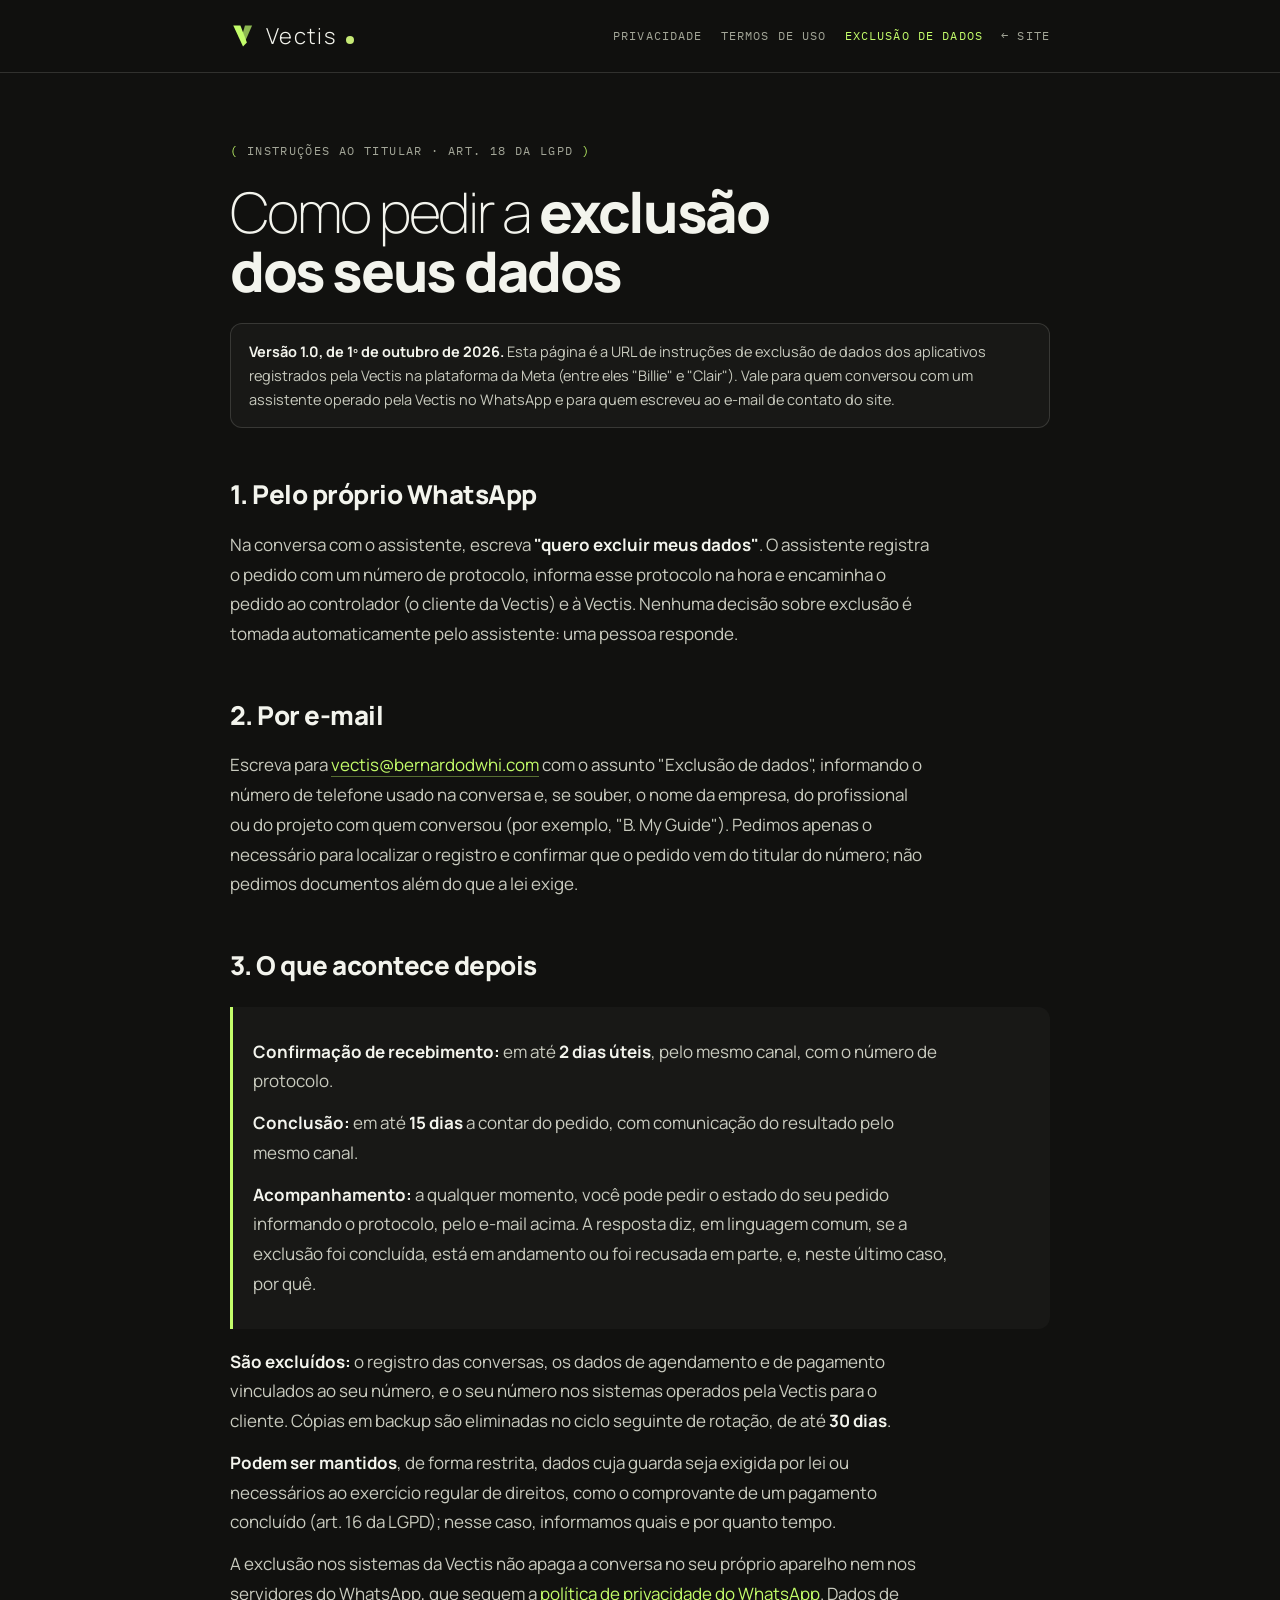
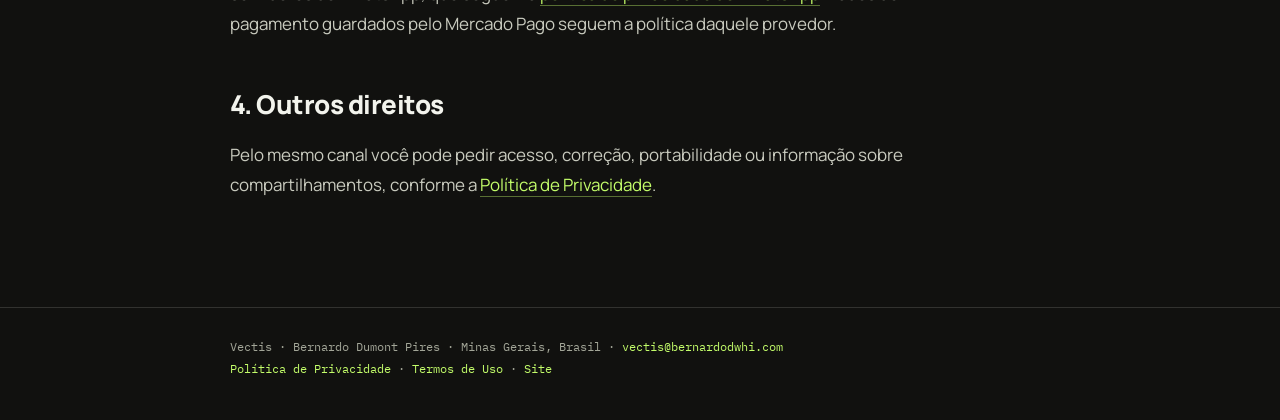
<file: exclusao-de-dados.html>
<!DOCTYPE html>
<html lang="pt-BR">
<head>
<meta charset="UTF-8">
<meta name="viewport" content="width=device-width, initial-scale=1, viewport-fit=cover">
<title>Vectis — Exclusão de dados</title>
<meta name="description" content="Instruções para pedir a exclusão dos seus dados tratados pelos assistentes de IA operados pela Vectis no WhatsApp (art. 18 da LGPD). URL de exclusão de dados dos aplicativos da Vectis na plataforma Meta.">
<meta name="theme-color" content="#11110F">
<link rel="icon" href="data:image/svg+xml,%3Csvg xmlns='http://www.w3.org/2000/svg' viewBox='0 0 40 40'%3E%3Crect width='40' height='40' rx='8' fill='%2311110F'/%3E%3Cpolygon points='23,7 33,7 22,31 18,22' fill='%238DB852'/%3E%3Cpolygon points='6,7 16,7 25,30 20,35' fill='%23C3FD6A'/%3E%3C/svg%3E">
<link rel="preconnect" href="https://fonts.googleapis.com">
<link rel="preconnect" href="https://fonts.gstatic.com" crossorigin>
<link href="https://fonts.googleapis.com/css2?family=Manrope:wght@200;300;400;700;800&family=IBM+Plex+Mono:wght@400;500&display=swap" rel="stylesheet">
<link rel="stylesheet" href="legal.css">
</head>
<body>
<header class="doc"><div class="wrap">
  <a class="brand" href="index.html" aria-label="Vectis — início"><svg viewBox="0 0 40 40" aria-hidden="true"><polygon points="23,4 34,4 22,31 18,21" fill="#8DB852"/><polygon points="5,4 16,4 26,30 20,36" fill="#C3FD6A"/></svg>Vectis<span class="dotmark" aria-hidden="true"></span></a>
  <nav aria-label="Documentos"><a href="privacidade.html">Privacidade</a><a href="termos.html">Termos de Uso</a><a href="exclusao-de-dados.html" aria-current="page">Exclusão de dados</a><a href="index.html">← site</a></nav>
</div></header>

<main><div class="wrap">
  <p class="kicker">instruções ao titular · art. 18 da lgpd</p>
  <h1>Como pedir a <strong>exclusão dos seus dados</strong></h1>
  <div class="version"><b>Versão 1.0, de 1º de outubro de 2026.</b> Esta página é a URL de instruções de exclusão de dados dos aplicativos registrados pela Vectis na plataforma da Meta (entre eles "Billie" e "Clair"). Vale para quem conversou com um assistente operado pela Vectis no WhatsApp e para quem escreveu ao e-mail de contato do site.</div>

  <h2>1. Pelo próprio WhatsApp</h2>
  <p>Na conversa com o assistente, escreva <strong>"quero excluir meus dados"</strong>. O assistente registra o pedido com um número de protocolo, informa esse protocolo na hora e encaminha o pedido ao controlador (o cliente da Vectis) e à Vectis. Nenhuma decisão sobre exclusão é tomada automaticamente pelo assistente: uma pessoa responde.</p>

  <h2>2. Por e-mail</h2>
  <p>Escreva para <a href="mailto:vectis@bernardodwhi.com?subject=Exclus%C3%A3o%20de%20dados">vectis@bernardodwhi.com</a> com o assunto "Exclusão de dados", informando o número de telefone usado na conversa e, se souber, o nome da empresa, do profissional ou do projeto com quem conversou (por exemplo, "B. My Guide"). Pedimos apenas o necessário para localizar o registro e confirmar que o pedido vem do titular do número; não pedimos documentos além do que a lei exige.</p>

  <h2>3. O que acontece depois</h2>
  <div class="box">
    <p><b>Confirmação de recebimento:</b> em até <b>2 dias úteis</b>, pelo mesmo canal, com o número de protocolo.</p>
    <p><b>Conclusão:</b> em até <b>15 dias</b> a contar do pedido, com comunicação do resultado pelo mesmo canal.</p>
    <p><b>Acompanhamento:</b> a qualquer momento, você pode pedir o estado do seu pedido informando o protocolo, pelo e-mail acima. A resposta diz, em linguagem comum, se a exclusão foi concluída, está em andamento ou foi recusada em parte, e, neste último caso, por quê.</p>
  </div>
  <p><strong>São excluídos:</strong> o registro das conversas, os dados de agendamento e de pagamento vinculados ao seu número, e o seu número nos sistemas operados pela Vectis para o cliente. Cópias em backup são eliminadas no ciclo seguinte de rotação, de até <strong>30 dias</strong>.</p>
  <p><strong>Podem ser mantidos</strong>, de forma restrita, dados cuja guarda seja exigida por lei ou necessários ao exercício regular de direitos, como o comprovante de um pagamento concluído (art. 16 da LGPD); nesse caso, informamos quais e por quanto tempo.</p>
  <p>A exclusão nos sistemas da Vectis não apaga a conversa no seu próprio aparelho nem nos servidores do WhatsApp, que seguem a <a href="https://www.whatsapp.com/legal/privacy-policy" rel="noopener">política de privacidade do WhatsApp</a>. Dados de pagamento guardados pelo Mercado Pago seguem a política daquele provedor.</p>

  <h2>4. Outros direitos</h2>
  <p>Pelo mesmo canal você pode pedir acesso, correção, portabilidade ou informação sobre compartilhamentos, conforme a <a href="privacidade.html">Política de Privacidade</a>.</p>
</div></main>

<footer><div class="wrap">Vectis · Bernardo Dumont Pires · Minas Gerais, Brasil · <a href="mailto:vectis@bernardodwhi.com">vectis@bernardodwhi.com</a><br><a href="privacidade.html">Política de Privacidade</a> · <a href="termos.html">Termos de Uso</a> · <a href="index.html">Site</a></div></footer>
</body>
</html>
</file>
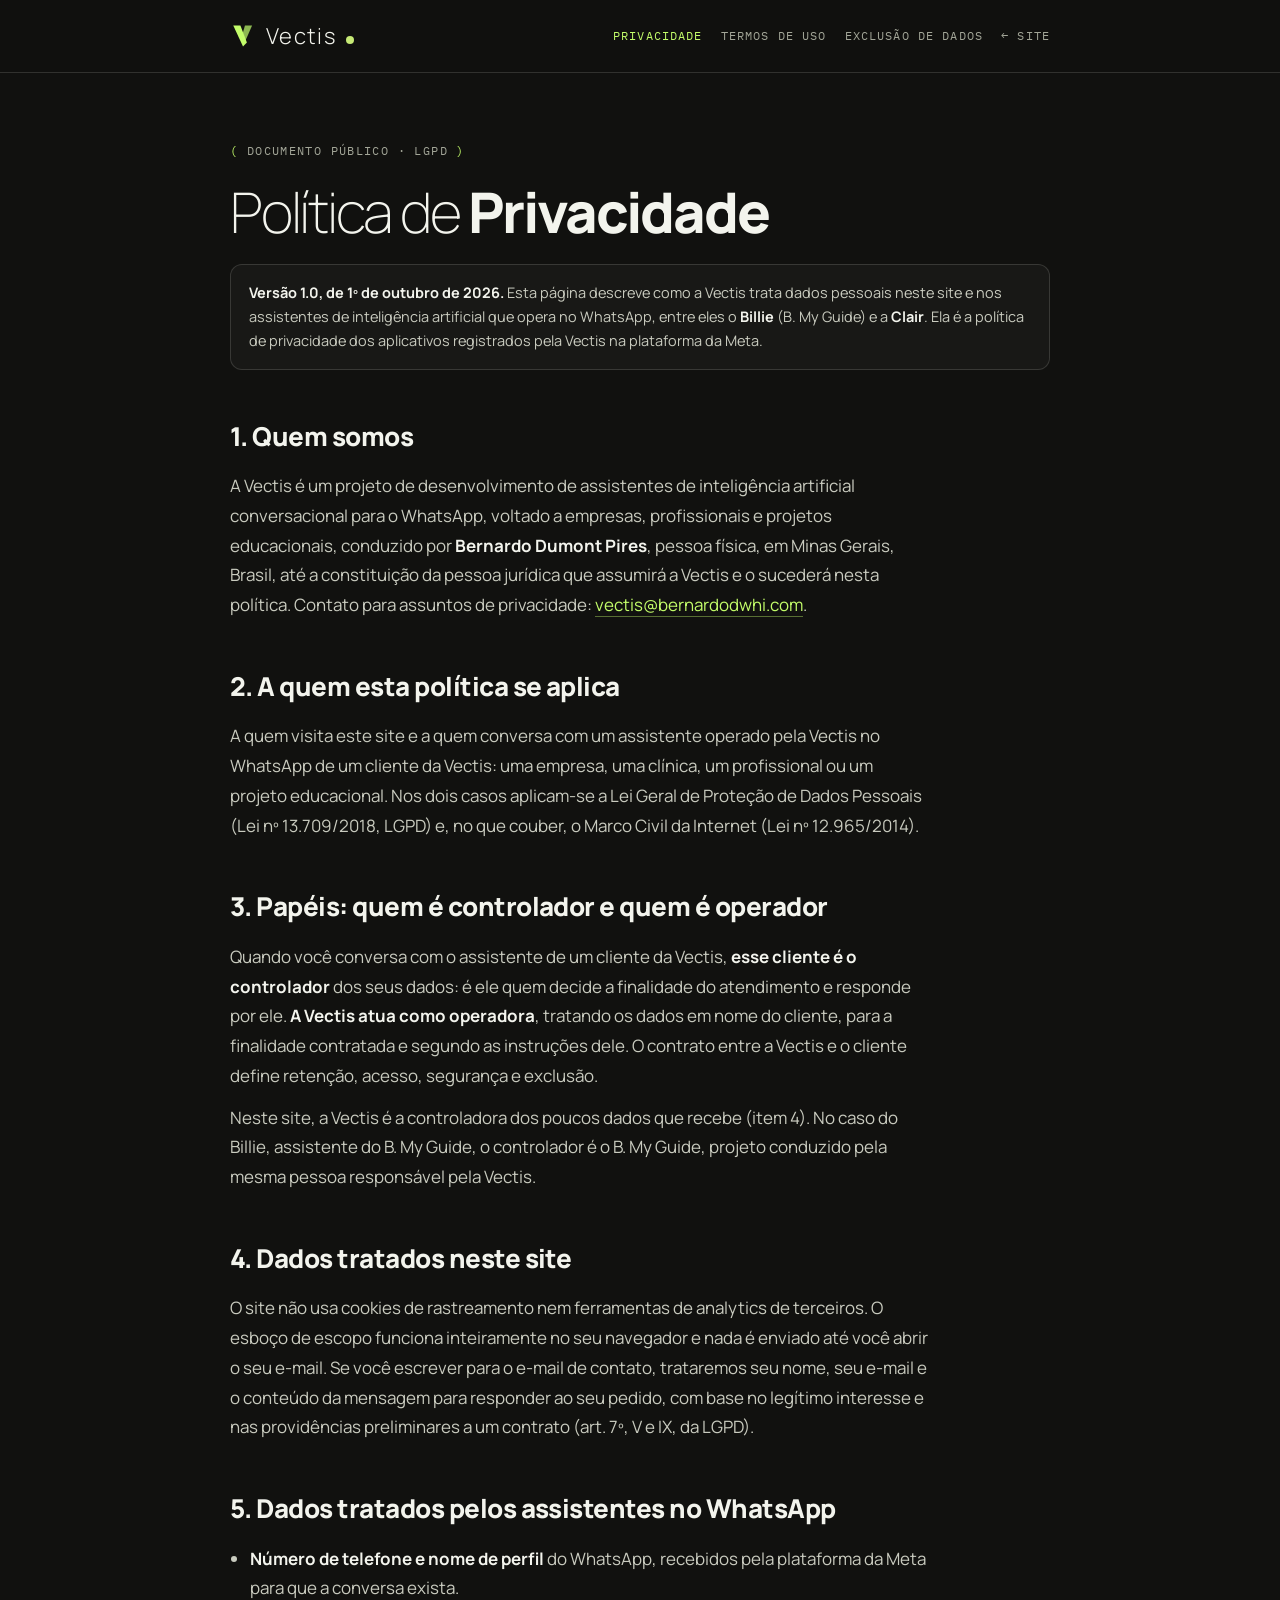
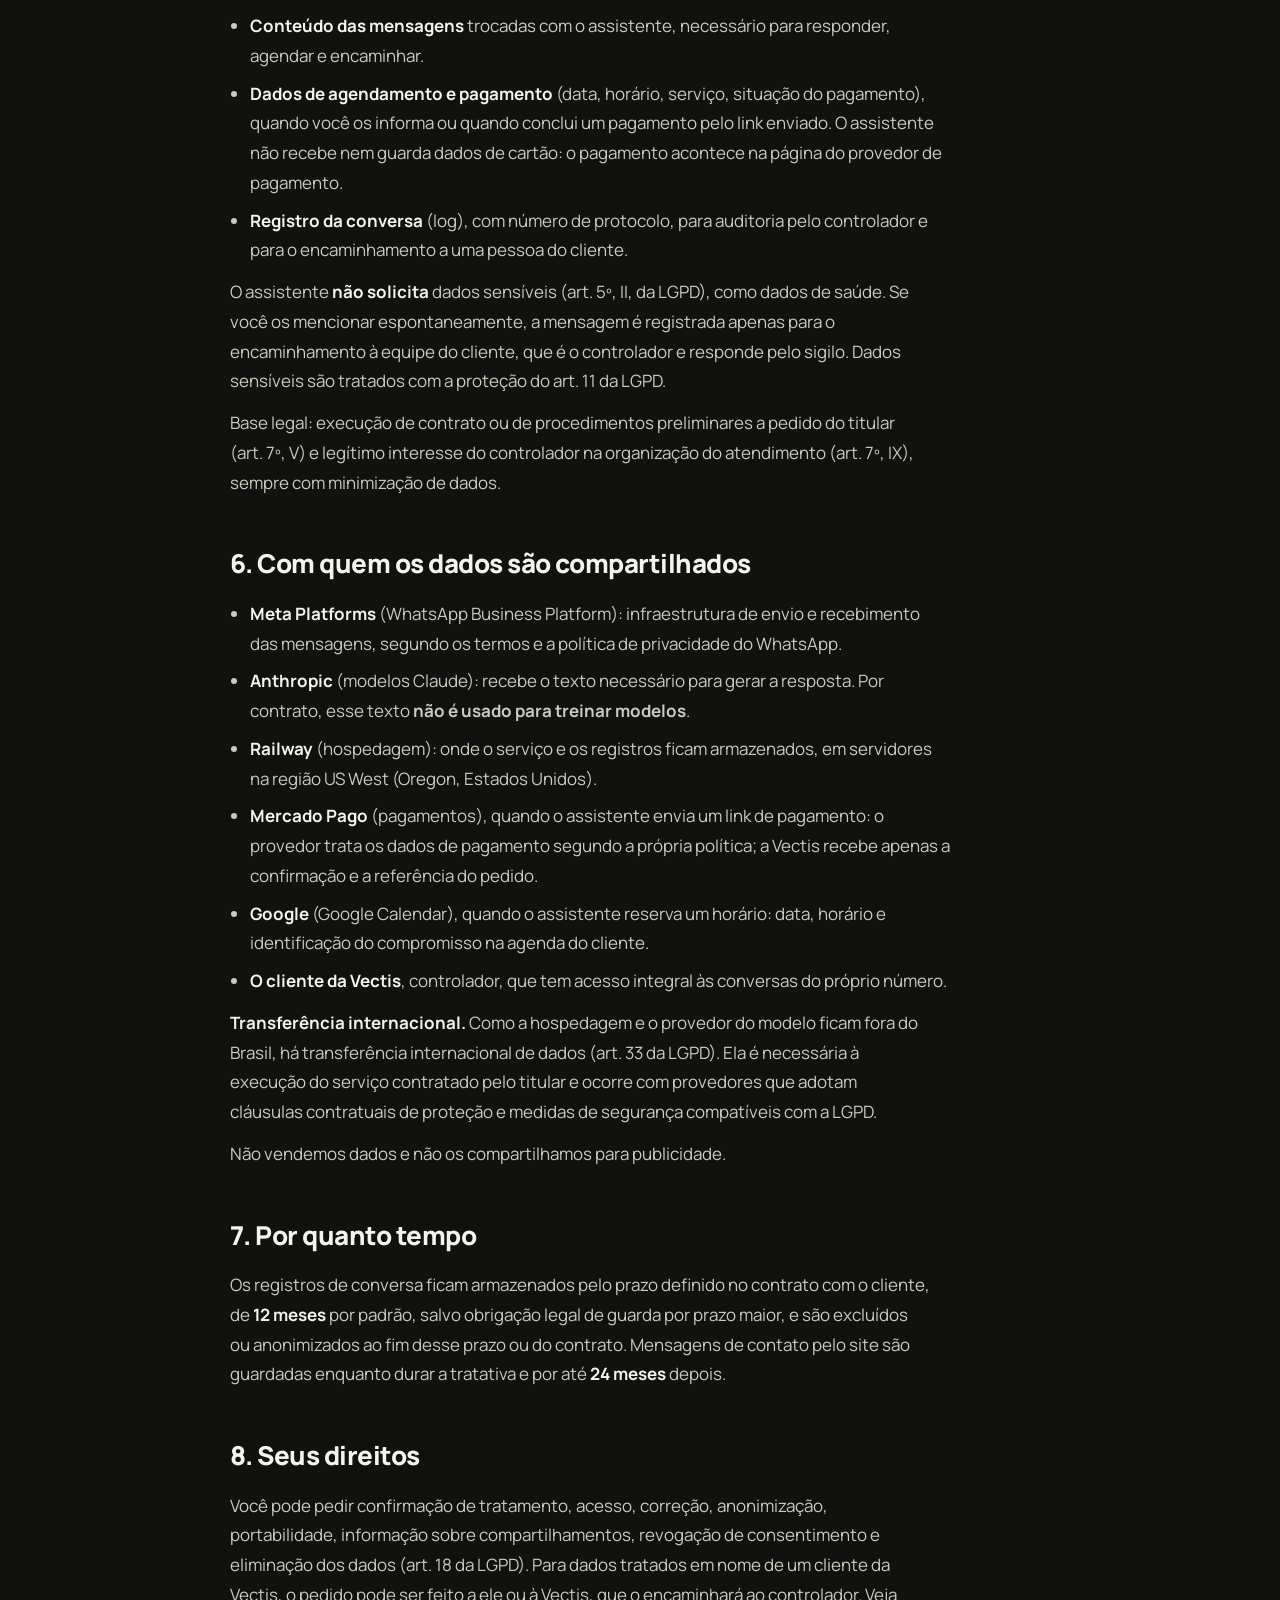
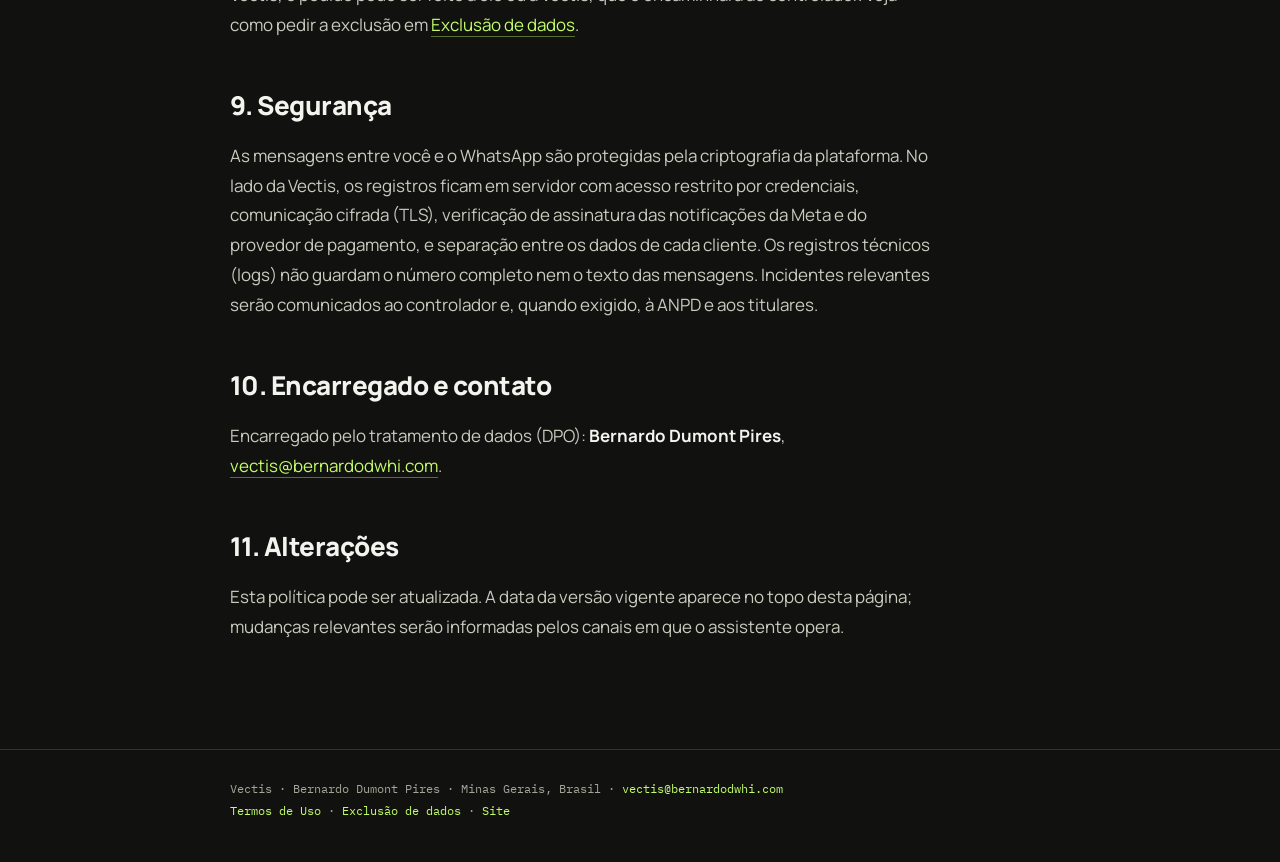
<file: privacidade.html>
<!DOCTYPE html>
<html lang="pt-BR">
<head>
<meta charset="UTF-8">
<meta name="viewport" content="width=device-width, initial-scale=1, viewport-fit=cover">
<title>Vectis — Política de Privacidade</title>
<meta name="description" content="Política de Privacidade da Vectis: como tratamos dados pessoais neste site e nos assistentes de IA que operamos no WhatsApp, em conformidade com a LGPD.">
<meta name="theme-color" content="#11110F">
<link rel="icon" href="data:image/svg+xml,%3Csvg xmlns='http://www.w3.org/2000/svg' viewBox='0 0 40 40'%3E%3Crect width='40' height='40' rx='8' fill='%2311110F'/%3E%3Cpolygon points='23,7 33,7 22,31 18,22' fill='%238DB852'/%3E%3Cpolygon points='6,7 16,7 25,30 20,35' fill='%23C3FD6A'/%3E%3C/svg%3E">
<link rel="preconnect" href="https://fonts.googleapis.com">
<link rel="preconnect" href="https://fonts.gstatic.com" crossorigin>
<link href="https://fonts.googleapis.com/css2?family=Manrope:wght@200;300;400;700;800&family=IBM+Plex+Mono:wght@400;500&display=swap" rel="stylesheet">
<link rel="stylesheet" href="legal.css">
</head>
<body>
<header class="doc"><div class="wrap">
  <a class="brand" href="index.html" aria-label="Vectis — início"><svg viewBox="0 0 40 40" aria-hidden="true"><polygon points="23,4 34,4 22,31 18,21" fill="#8DB852"/><polygon points="5,4 16,4 26,30 20,36" fill="#C3FD6A"/></svg>Vectis<span class="dotmark" aria-hidden="true"></span></a>
  <nav aria-label="Documentos"><a href="privacidade.html" aria-current="page">Privacidade</a><a href="termos.html">Termos de Uso</a><a href="exclusao-de-dados.html">Exclusão de dados</a><a href="index.html">← site</a></nav>
</div></header>

<main><div class="wrap">
  <p class="kicker">documento público · lgpd</p>
  <h1>Política de <strong>Privacidade</strong></h1>
  <div class="version"><b>Versão 1.0, de 1º de outubro de 2026.</b> Esta página descreve como a Vectis trata dados pessoais neste site e nos assistentes de inteligência artificial que opera no WhatsApp, entre eles o <b>Billie</b> (B. My Guide) e a <b>Clair</b>. Ela é a política de privacidade dos aplicativos registrados pela Vectis na plataforma da Meta.</div>

  <h2>1. Quem somos</h2>
  <p>A Vectis é um projeto de desenvolvimento de assistentes de inteligência artificial conversacional para o WhatsApp, voltado a empresas, profissionais e projetos educacionais, conduzido por <strong>Bernardo Dumont Pires</strong>, pessoa física, em Minas Gerais, Brasil, até a constituição da pessoa jurídica que assumirá a Vectis e o sucederá nesta política. Contato para assuntos de privacidade: <a href="mailto:vectis@bernardodwhi.com">vectis@bernardodwhi.com</a>.</p>

  <h2>2. A quem esta política se aplica</h2>
  <p>A quem visita este site e a quem conversa com um assistente operado pela Vectis no WhatsApp de um cliente da Vectis: uma empresa, uma clínica, um profissional ou um projeto educacional. Nos dois casos aplicam-se a Lei Geral de Proteção de Dados Pessoais (Lei nº 13.709/2018, LGPD) e, no que couber, o Marco Civil da Internet (Lei nº 12.965/2014).</p>

  <h2>3. Papéis: quem é controlador e quem é operador</h2>
  <p>Quando você conversa com o assistente de um cliente da Vectis, <strong>esse cliente é o controlador</strong> dos seus dados: é ele quem decide a finalidade do atendimento e responde por ele. <strong>A Vectis atua como operadora</strong>, tratando os dados em nome do cliente, para a finalidade contratada e segundo as instruções dele. O contrato entre a Vectis e o cliente define retenção, acesso, segurança e exclusão.</p>
  <p>Neste site, a Vectis é a controladora dos poucos dados que recebe (item 4). No caso do Billie, assistente do B. My Guide, o controlador é o B. My Guide, projeto conduzido pela mesma pessoa responsável pela Vectis.</p>

  <h2>4. Dados tratados neste site</h2>
  <p>O site não usa cookies de rastreamento nem ferramentas de analytics de terceiros. O esboço de escopo funciona inteiramente no seu navegador e nada é enviado até você abrir o seu e-mail. Se você escrever para o e-mail de contato, trataremos seu nome, seu e-mail e o conteúdo da mensagem para responder ao seu pedido, com base no legítimo interesse e nas providências preliminares a um contrato (art. 7º, V e IX, da LGPD).</p>

  <h2>5. Dados tratados pelos assistentes no WhatsApp</h2>
  <ul>
    <li><b>Número de telefone e nome de perfil</b> do WhatsApp, recebidos pela plataforma da Meta para que a conversa exista.</li>
    <li><b>Conteúdo das mensagens</b> trocadas com o assistente, necessário para responder, agendar e encaminhar.</li>
    <li><b>Dados de agendamento e pagamento</b> (data, horário, serviço, situação do pagamento), quando você os informa ou quando conclui um pagamento pelo link enviado. O assistente não recebe nem guarda dados de cartão: o pagamento acontece na página do provedor de pagamento.</li>
    <li><b>Registro da conversa</b> (log), com número de protocolo, para auditoria pelo controlador e para o encaminhamento a uma pessoa do cliente.</li>
  </ul>
  <p>O assistente <strong>não solicita</strong> dados sensíveis (art. 5º, II, da LGPD), como dados de saúde. Se você os mencionar espontaneamente, a mensagem é registrada apenas para o encaminhamento à equipe do cliente, que é o controlador e responde pelo sigilo. Dados sensíveis são tratados com a proteção do art. 11 da LGPD.</p>
  <p>Base legal: execução de contrato ou de procedimentos preliminares a pedido do titular (art. 7º, V) e legítimo interesse do controlador na organização do atendimento (art. 7º, IX), sempre com minimização de dados.</p>

  <h2>6. Com quem os dados são compartilhados</h2>
  <ul>
    <li><b>Meta Platforms</b> (WhatsApp Business Platform): infraestrutura de envio e recebimento das mensagens, segundo os termos e a política de privacidade do WhatsApp.</li>
    <li><b>Anthropic</b> (modelos Claude): recebe o texto necessário para gerar a resposta. Por contrato, esse texto <strong>não é usado para treinar modelos</strong>.</li>
    <li><b>Railway</b> (hospedagem): onde o serviço e os registros ficam armazenados, em servidores na região US West (Oregon, Estados Unidos).</li>
    <li><b>Mercado Pago</b> (pagamentos), quando o assistente envia um link de pagamento: o provedor trata os dados de pagamento segundo a própria política; a Vectis recebe apenas a confirmação e a referência do pedido.</li>
    <li><b>Google</b> (Google Calendar), quando o assistente reserva um horário: data, horário e identificação do compromisso na agenda do cliente.</li>
    <li><b>O cliente da Vectis</b>, controlador, que tem acesso integral às conversas do próprio número.</li>
  </ul>
  <p><strong>Transferência internacional.</strong> Como a hospedagem e o provedor do modelo ficam fora do Brasil, há transferência internacional de dados (art. 33 da LGPD). Ela é necessária à execução do serviço contratado pelo titular e ocorre com provedores que adotam cláusulas contratuais de proteção e medidas de segurança compatíveis com a LGPD.</p>
  <p>Não vendemos dados e não os compartilhamos para publicidade.</p>

  <h2>7. Por quanto tempo</h2>
  <p>Os registros de conversa ficam armazenados pelo prazo definido no contrato com o cliente, de <strong>12 meses</strong> por padrão, salvo obrigação legal de guarda por prazo maior, e são excluídos ou anonimizados ao fim desse prazo ou do contrato. Mensagens de contato pelo site são guardadas enquanto durar a tratativa e por até <strong>24 meses</strong> depois.</p>

  <h2>8. Seus direitos</h2>
  <p>Você pode pedir confirmação de tratamento, acesso, correção, anonimização, portabilidade, informação sobre compartilhamentos, revogação de consentimento e eliminação dos dados (art. 18 da LGPD). Para dados tratados em nome de um cliente da Vectis, o pedido pode ser feito a ele ou à Vectis, que o encaminhará ao controlador. Veja como pedir a exclusão em <a href="exclusao-de-dados.html">Exclusão de dados</a>.</p>

  <h2>9. Segurança</h2>
  <p>As mensagens entre você e o WhatsApp são protegidas pela criptografia da plataforma. No lado da Vectis, os registros ficam em servidor com acesso restrito por credenciais, comunicação cifrada (TLS), verificação de assinatura das notificações da Meta e do provedor de pagamento, e separação entre os dados de cada cliente. Os registros técnicos (logs) não guardam o número completo nem o texto das mensagens. Incidentes relevantes serão comunicados ao controlador e, quando exigido, à ANPD e aos titulares.</p>

  <h2>10. Encarregado e contato</h2>
  <p>Encarregado pelo tratamento de dados (DPO): <strong>Bernardo Dumont Pires</strong>, <a href="mailto:vectis@bernardodwhi.com">vectis@bernardodwhi.com</a>.</p>

  <h2>11. Alterações</h2>
  <p>Esta política pode ser atualizada. A data da versão vigente aparece no topo desta página; mudanças relevantes serão informadas pelos canais em que o assistente opera.</p>
</div></main>

<footer><div class="wrap">Vectis · Bernardo Dumont Pires · Minas Gerais, Brasil · <a href="mailto:vectis@bernardodwhi.com">vectis@bernardodwhi.com</a><br><a href="termos.html">Termos de Uso</a> · <a href="exclusao-de-dados.html">Exclusão de dados</a> · <a href="index.html">Site</a></div></footer>
</body>
</html>
</file>
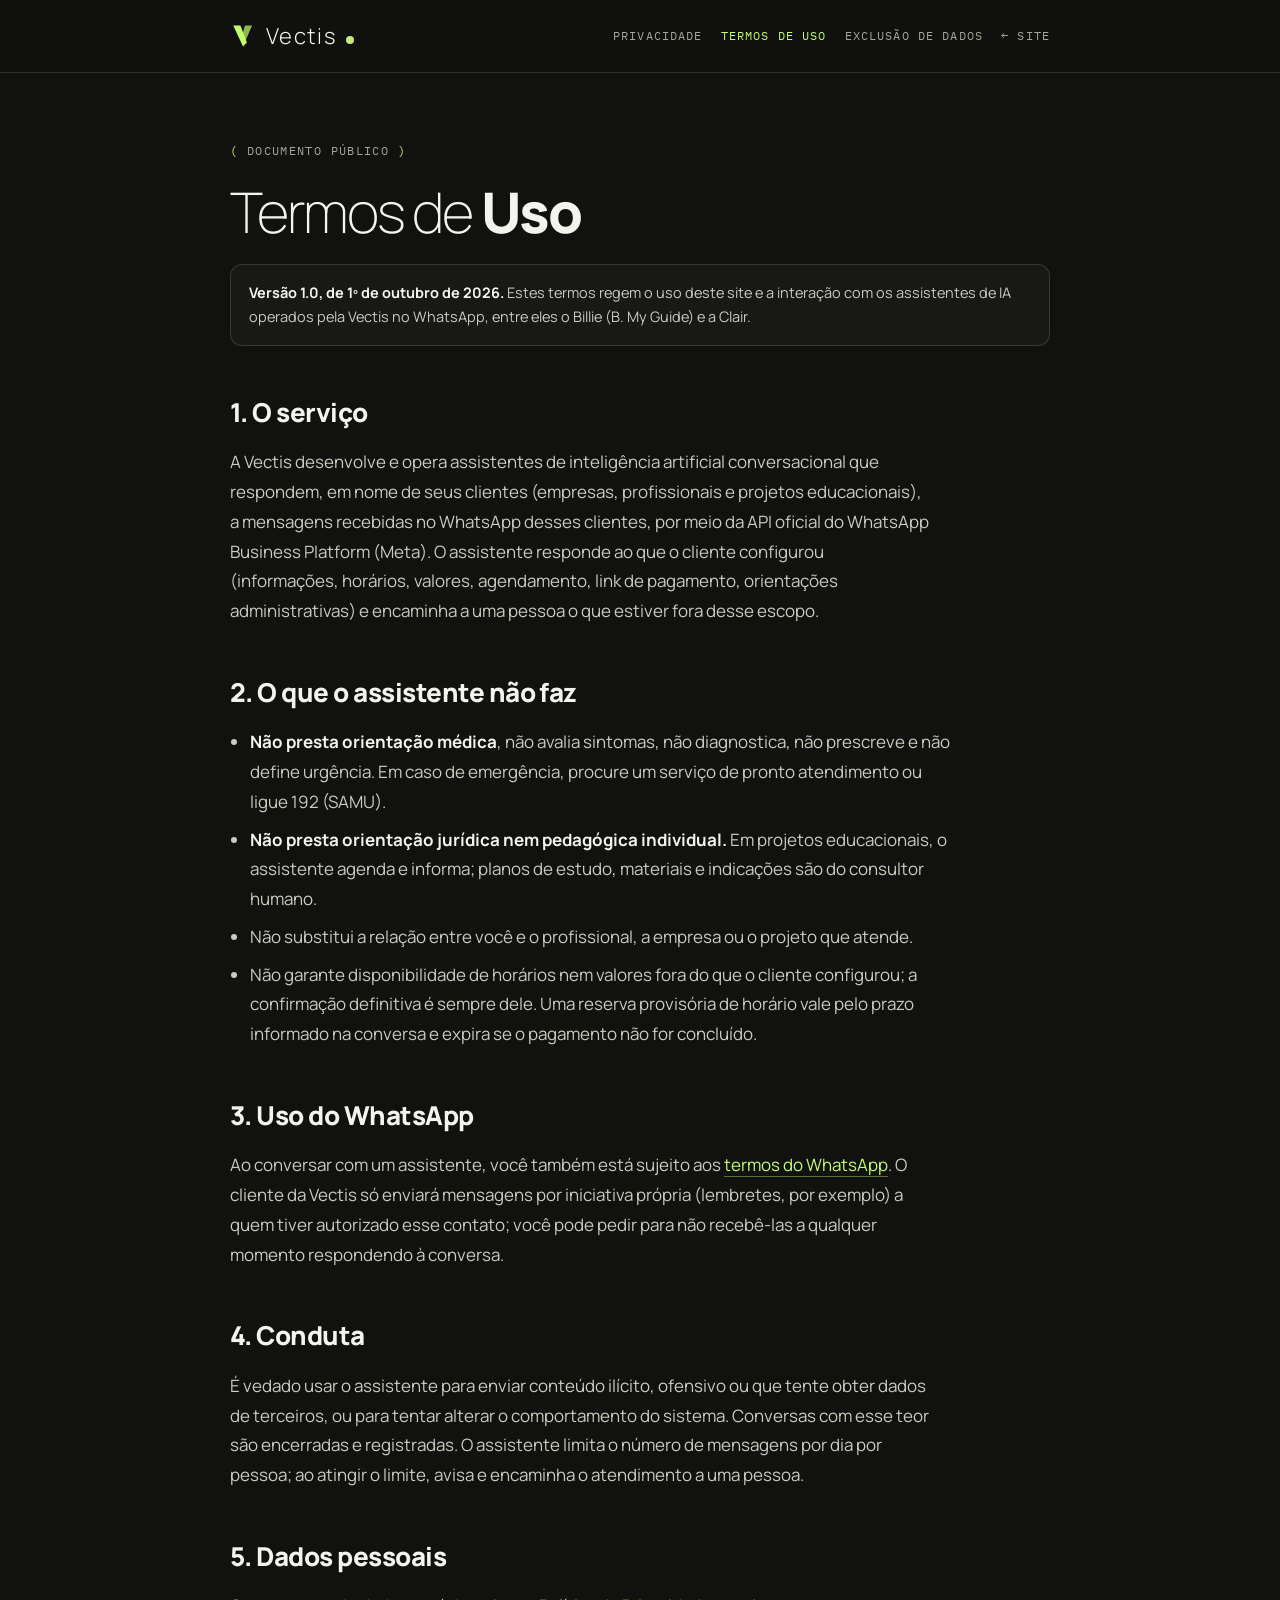
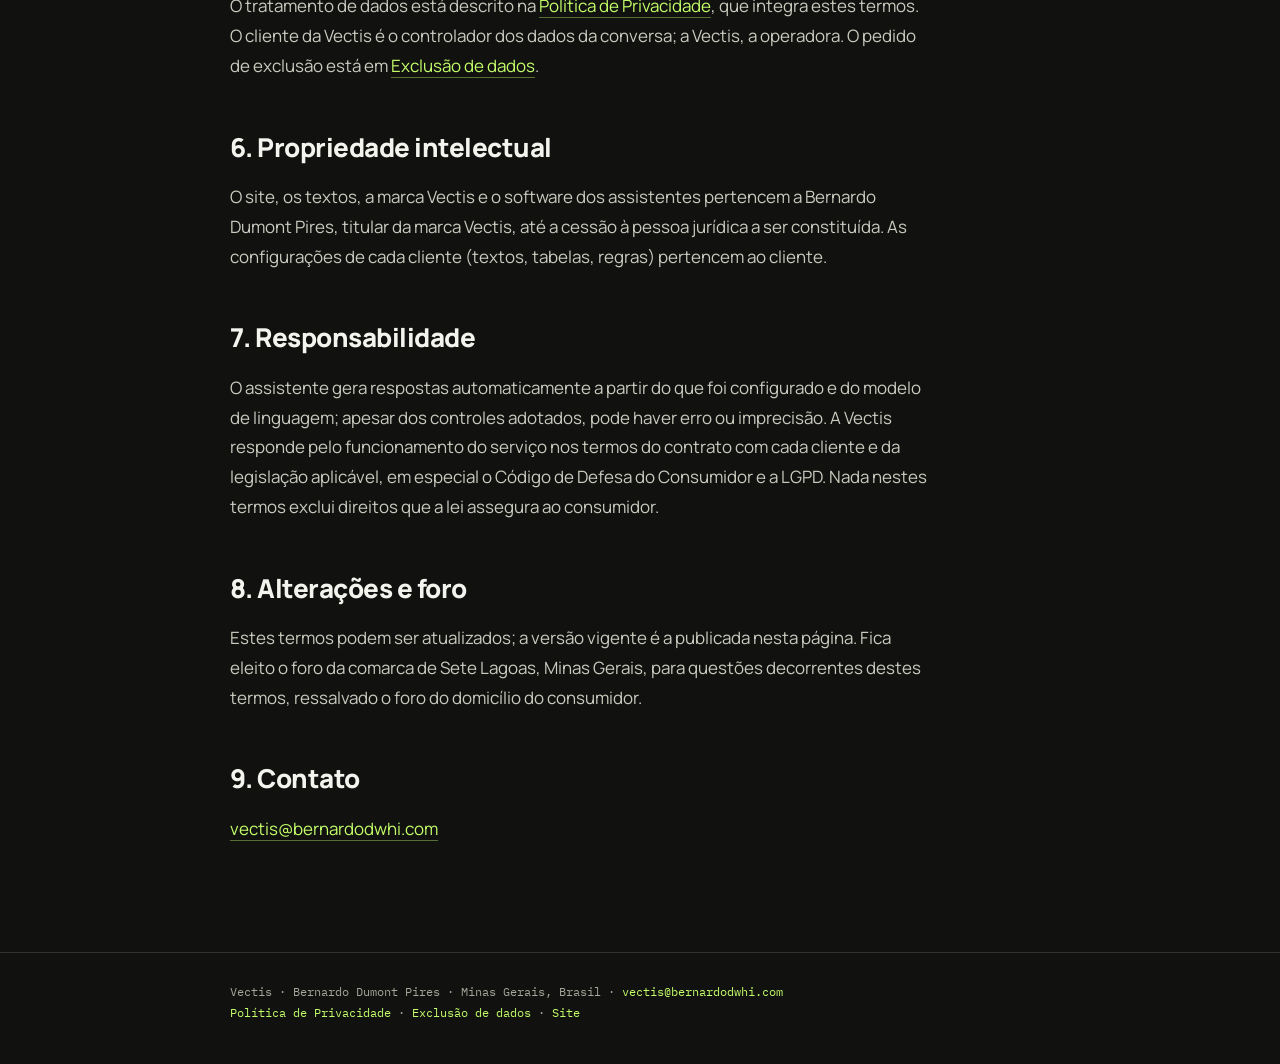
<file: termos.html>
<!DOCTYPE html>
<html lang="pt-BR">
<head>
<meta charset="UTF-8">
<meta name="viewport" content="width=device-width, initial-scale=1, viewport-fit=cover">
<title>Vectis — Termos de Uso</title>
<meta name="description" content="Termos de Uso da Vectis: regras para o uso deste site e para a interação com os assistentes de IA operados pela Vectis no WhatsApp.">
<meta name="theme-color" content="#11110F">
<link rel="icon" href="data:image/svg+xml,%3Csvg xmlns='http://www.w3.org/2000/svg' viewBox='0 0 40 40'%3E%3Crect width='40' height='40' rx='8' fill='%2311110F'/%3E%3Cpolygon points='23,7 33,7 22,31 18,22' fill='%238DB852'/%3E%3Cpolygon points='6,7 16,7 25,30 20,35' fill='%23C3FD6A'/%3E%3C/svg%3E">
<link rel="preconnect" href="https://fonts.googleapis.com">
<link rel="preconnect" href="https://fonts.gstatic.com" crossorigin>
<link href="https://fonts.googleapis.com/css2?family=Manrope:wght@200;300;400;700;800&family=IBM+Plex+Mono:wght@400;500&display=swap" rel="stylesheet">
<link rel="stylesheet" href="legal.css">
</head>
<body>
<header class="doc"><div class="wrap">
  <a class="brand" href="index.html" aria-label="Vectis — início"><svg viewBox="0 0 40 40" aria-hidden="true"><polygon points="23,4 34,4 22,31 18,21" fill="#8DB852"/><polygon points="5,4 16,4 26,30 20,36" fill="#C3FD6A"/></svg>Vectis<span class="dotmark" aria-hidden="true"></span></a>
  <nav aria-label="Documentos"><a href="privacidade.html">Privacidade</a><a href="termos.html" aria-current="page">Termos de Uso</a><a href="exclusao-de-dados.html">Exclusão de dados</a><a href="index.html">← site</a></nav>
</div></header>

<main><div class="wrap">
  <p class="kicker">documento público</p>
  <h1>Termos de <strong>Uso</strong></h1>
  <div class="version"><b>Versão 1.0, de 1º de outubro de 2026.</b> Estes termos regem o uso deste site e a interação com os assistentes de IA operados pela Vectis no WhatsApp, entre eles o Billie (B. My Guide) e a Clair.</div>

  <h2>1. O serviço</h2>
  <p>A Vectis desenvolve e opera assistentes de inteligência artificial conversacional que respondem, em nome de seus clientes (empresas, profissionais e projetos educacionais), a mensagens recebidas no WhatsApp desses clientes, por meio da API oficial do WhatsApp Business Platform (Meta). O assistente responde ao que o cliente configurou (informações, horários, valores, agendamento, link de pagamento, orientações administrativas) e encaminha a uma pessoa o que estiver fora desse escopo.</p>

  <h2>2. O que o assistente não faz</h2>
  <ul>
    <li><b>Não presta orientação médica</b>, não avalia sintomas, não diagnostica, não prescreve e não define urgência. Em caso de emergência, procure um serviço de pronto atendimento ou ligue 192 (SAMU).</li>
    <li><b>Não presta orientação jurídica nem pedagógica individual.</b> Em projetos educacionais, o assistente agenda e informa; planos de estudo, materiais e indicações são do consultor humano.</li>
    <li>Não substitui a relação entre você e o profissional, a empresa ou o projeto que atende.</li>
    <li>Não garante disponibilidade de horários nem valores fora do que o cliente configurou; a confirmação definitiva é sempre dele. Uma reserva provisória de horário vale pelo prazo informado na conversa e expira se o pagamento não for concluído.</li>
  </ul>

  <h2>3. Uso do WhatsApp</h2>
  <p>Ao conversar com um assistente, você também está sujeito aos <a href="https://www.whatsapp.com/legal/terms-of-service" rel="noopener">termos do WhatsApp</a>. O cliente da Vectis só enviará mensagens por iniciativa própria (lembretes, por exemplo) a quem tiver autorizado esse contato; você pode pedir para não recebê-las a qualquer momento respondendo à conversa.</p>

  <h2>4. Conduta</h2>
  <p>É vedado usar o assistente para enviar conteúdo ilícito, ofensivo ou que tente obter dados de terceiros, ou para tentar alterar o comportamento do sistema. Conversas com esse teor são encerradas e registradas. O assistente limita o número de mensagens por dia por pessoa; ao atingir o limite, avisa e encaminha o atendimento a uma pessoa.</p>

  <h2>5. Dados pessoais</h2>
  <p>O tratamento de dados está descrito na <a href="privacidade.html">Política de Privacidade</a>, que integra estes termos. O cliente da Vectis é o controlador dos dados da conversa; a Vectis, a operadora. O pedido de exclusão está em <a href="exclusao-de-dados.html">Exclusão de dados</a>.</p>

  <h2>6. Propriedade intelectual</h2>
  <p>O site, os textos, a marca Vectis e o software dos assistentes pertencem a Bernardo Dumont Pires, titular da marca Vectis, até a cessão à pessoa jurídica a ser constituída. As configurações de cada cliente (textos, tabelas, regras) pertencem ao cliente.</p>

  <h2>7. Responsabilidade</h2>
  <p>O assistente gera respostas automaticamente a partir do que foi configurado e do modelo de linguagem; apesar dos controles adotados, pode haver erro ou imprecisão. A Vectis responde pelo funcionamento do serviço nos termos do contrato com cada cliente e da legislação aplicável, em especial o Código de Defesa do Consumidor e a LGPD. Nada nestes termos exclui direitos que a lei assegura ao consumidor.</p>

  <h2>8. Alterações e foro</h2>
  <p>Estes termos podem ser atualizados; a versão vigente é a publicada nesta página. Fica eleito o foro da comarca de Sete Lagoas, Minas Gerais, para questões decorrentes destes termos, ressalvado o foro do domicílio do consumidor.</p>

  <h2>9. Contato</h2>
  <p><a href="mailto:vectis@bernardodwhi.com">vectis@bernardodwhi.com</a></p>
</div></main>

<footer><div class="wrap">Vectis · Bernardo Dumont Pires · Minas Gerais, Brasil · <a href="mailto:vectis@bernardodwhi.com">vectis@bernardodwhi.com</a><br><a href="privacidade.html">Política de Privacidade</a> · <a href="exclusao-de-dados.html">Exclusão de dados</a> · <a href="index.html">Site</a></div></footer>
</body>
</html>
</file>
<file: legal.css>
/* Vectis — páginas de documentos (privacidade, termos, exclusão de dados) */
:root{
  color-scheme:dark;
  --bg:#11110F; --surface:#181816; --ink:#F3F4ED; --ink-2:#C9CBBF; --muted:#A3A698;
  --lime:#C3FD6A; --lime-dim:#8DB852; --dot:#C6EA76; --on-lime:#11110F;
  --line:rgba(243,244,237,.14);
  --display:'Manrope',ui-sans-serif,system-ui,'Segoe UI',Roboto,sans-serif;
  --mono:'IBM Plex Mono',ui-monospace,SFMono-Regular,Menlo,Consolas,monospace;
}
*{box-sizing:border-box;margin:0;padding:0}
html{scroll-behavior:smooth}
body{background:var(--bg);color:var(--ink);font:400 17px/1.75 var(--display);-webkit-font-smoothing:antialiased;overflow-x:clip}
a{color:var(--lime);text-decoration:none;border-bottom:1px solid rgba(195,253,106,.4)}
a:hover{border-color:var(--lime)}
:focus-visible{outline:3px solid var(--lime);outline-offset:4px;border-radius:4px}
.wrap{width:min(820px,calc(100% - 40px));margin-inline:auto}
header.doc{border-bottom:1px solid var(--line);background:rgba(17,17,15,.9);position:sticky;top:0;backdrop-filter:blur(14px);z-index:5}
header.doc .wrap{display:flex;align-items:center;justify-content:space-between;gap:16px;height:72px;flex-wrap:wrap}
.brand{display:inline-flex;align-items:center;gap:10px;font-size:22px;font-weight:300;letter-spacing:.06em;color:var(--ink);border:0}
.brand svg{width:26px;height:26px;display:block}
.brand .dotmark{display:inline-block;width:8px;height:8px;border-radius:50%;background:var(--dot);transform:translateY(4px)}
header.doc nav{display:flex;gap:18px;flex-wrap:wrap}
header.doc nav a{font-family:var(--mono);font-size:11.5px;letter-spacing:.1em;text-transform:uppercase;color:var(--muted);border:0}
header.doc nav a:hover,header.doc nav a[aria-current]{color:var(--lime)}
main{padding:56px 0 96px}
.kicker{font-family:var(--mono);font-size:11.5px;letter-spacing:.12em;text-transform:uppercase;color:var(--muted);margin-bottom:22px}
.kicker::before{content:"( ";color:var(--lime)}
.kicker::after{content:" )";color:var(--lime)}
h1{font-size:clamp(34px,5vw,56px);font-weight:200;letter-spacing:-.04em;line-height:1.05;text-wrap:balance}
h1 strong{font-weight:800}
.version{margin:22px 0 40px;padding:16px 18px;border:1px solid var(--line);border-radius:12px;background:var(--surface);font-size:14.5px;color:var(--ink-2);line-height:1.65}
.version b{color:var(--ink)}
.pending{color:var(--lime);font-family:var(--mono);font-size:13px}
h2{font-size:clamp(20px,2.4vw,26px);font-weight:800;letter-spacing:-.02em;margin:44px 0 12px}
h2 + p,h2 + ul{margin-top:0}
p{margin:12px 0;color:var(--ink-2);max-width:70ch}
p strong{color:var(--ink);font-weight:700}
ul{margin:12px 0 12px 20px;color:var(--ink-2);max-width:70ch}
li{margin:8px 0}
li b{color:var(--ink);font-weight:700}
.box{margin:18px 0;padding:18px 20px;border-left:3px solid var(--lime);background:var(--surface);border-radius:0 12px 12px 0;color:var(--ink-2)}
.box b{color:var(--ink)}
footer{border-top:1px solid var(--line);padding:28px 0 40px;font-family:var(--mono);font-size:12px;color:var(--muted);line-height:1.8}
footer a{border:0;color:var(--lime)}
@media(max-width:560px){body{font-size:16px}header.doc .wrap{height:auto;padding:14px 0}}
@media(prefers-reduced-motion:reduce){html{scroll-behavior:auto}}
</file>
